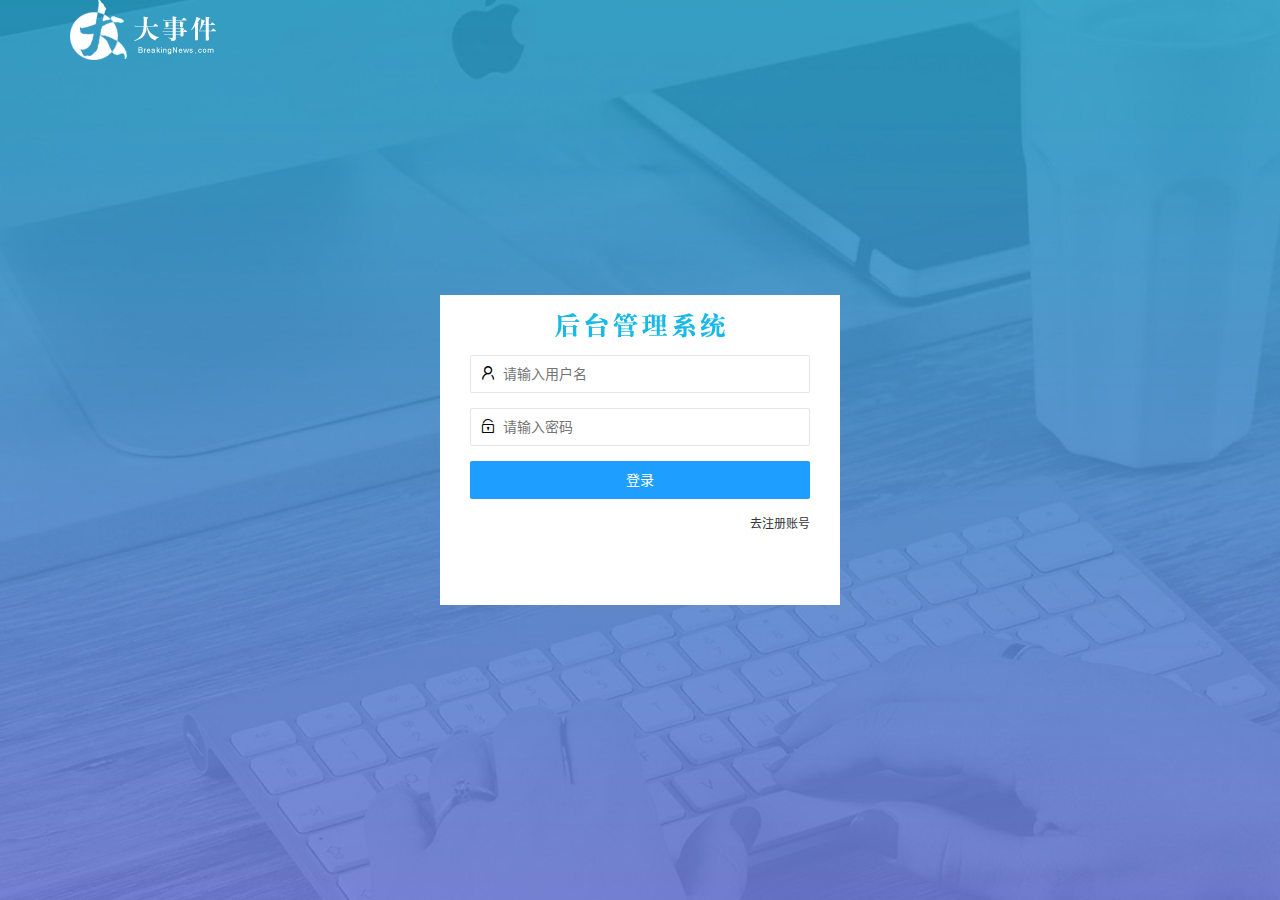
<file: login.html>
<!DOCTYPE html>
<html lang="zh-CN">

<head>
    <meta charset="UTF-8" />
    <meta name="viewport" content="width=device-width, initial-scale=1.0" />
    <title>大事件-登录/注册</title>
    <!-- 导入 LayUI 的样式 -->
    <link rel="stylesheet" href="/assets/lib/layui/css/layui.css" />
    <!-- 导入自己的样式表 -->
    <link rel="stylesheet" href="/assets/css/login.css" />
</head>

<body>
    <!-- 头部的 Logo 区域 -->
    <div class="layui-main" onselectstart="return false;">
        <img src="/assets/images/logo.png" alt="" />
    </div>

    <!-- 登录注册区域 -->
    <div class="loginAndRegBox" onselectstart="return false;">
        <div class="title-box"></div>
        <!-- 登录的div -->
        <div class="login-box">
            <!-- 登录的表单 -->
            <form class="layui-form" action="" id="form_login">
                <!-- 用户名 -->
                <div class="layui-form-item">
                    <i class="layui-icon layui-icon-username"></i>
                    <input type="text" name="username" required lay-verify="required" placeholder="请输入用户名"
                        autocomplete="off" class="layui-input" />
                </div>
                <!-- 密码 -->
                <div class="layui-form-item">
                    <i class="layui-icon layui-icon-password"></i>
                    <input type="password" name="password" required lay-verify="required|pwd" placeholder="请输入密码"
                        autocomplete="off" class="layui-input" />
                </div>
                <!-- 登录按钮 -->
                <div class="layui-form-item">
                    <!-- 注意：表单提交按钮和普通按钮的区别，就是 lay-submit 属性 -->
                    <button class="layui-btn layui-btn-fluid layui-btn-normal" lay-submit>登录</button>
                </div>
                <div class="layui-form-item links">
                    <a href="javascript:;" id="link_reg">去注册账号</a>
                </div>
            </form>
        </div>
        <!-- 注册的div -->
        <div class="reg-box">
            <!-- 注册的表单 -->
            <form class="layui-form" action="" id="form_reg">
                <!-- 用户名 -->
                <div class="layui-form-item">
                    <i class="layui-icon layui-icon-username"></i>
                    <input type="text" name="username" required lay-verify="required" placeholder="请输入用户名"
                        autocomplete="off" class="layui-input" />
                </div>
                <!-- 密码 -->
                <div class="layui-form-item">
                    <i class="layui-icon layui-icon-password"></i>
                    <input type="password" name="password" lay-verify="required|pwd" placeholder="请输入密码"
                        autocomplete="off" class="layui-input" />
                </div>
                <!-- 密码确认框 -->
                <div class="layui-form-item">
                    <i class="layui-icon layui-icon-password"></i>
                    <input type="password" name="repassword" lay-verify="required|pwd|repwd" placeholder="再次确认密码"
                        autocomplete="off" class="layui-input" />
                </div>
                <!-- 注册按钮 -->
                <div class="layui-form-item">
                    <!-- 注意：表单提交按钮和普通按钮的区别，就是 lay-submit 属性 -->
                    <button class="layui-btn layui-btn-fluid layui-btn-normal" lay-submit>注册</button>
                </div>
                <div class="layui-form-item links">
                    <a href="javascript:;" id="link_login">去登录</a>
                </div>
            </form>
        </div>
    </div>
</body>
<!-- 导入layui的js文件 -->
<script src="/assets/lib/layui/layui.all.js"></script>
<!-- 导入jquery的js文件 -->
<script src="/assets/lib/jquery.js"></script>
<!-- 导入统一配置域名的js -->
<script src="/assets/js/baseAPI.js"></script>
<!-- 导入自己的js文件 -->
<script src="/assets/js/login.js"></script>

</html>
</file>
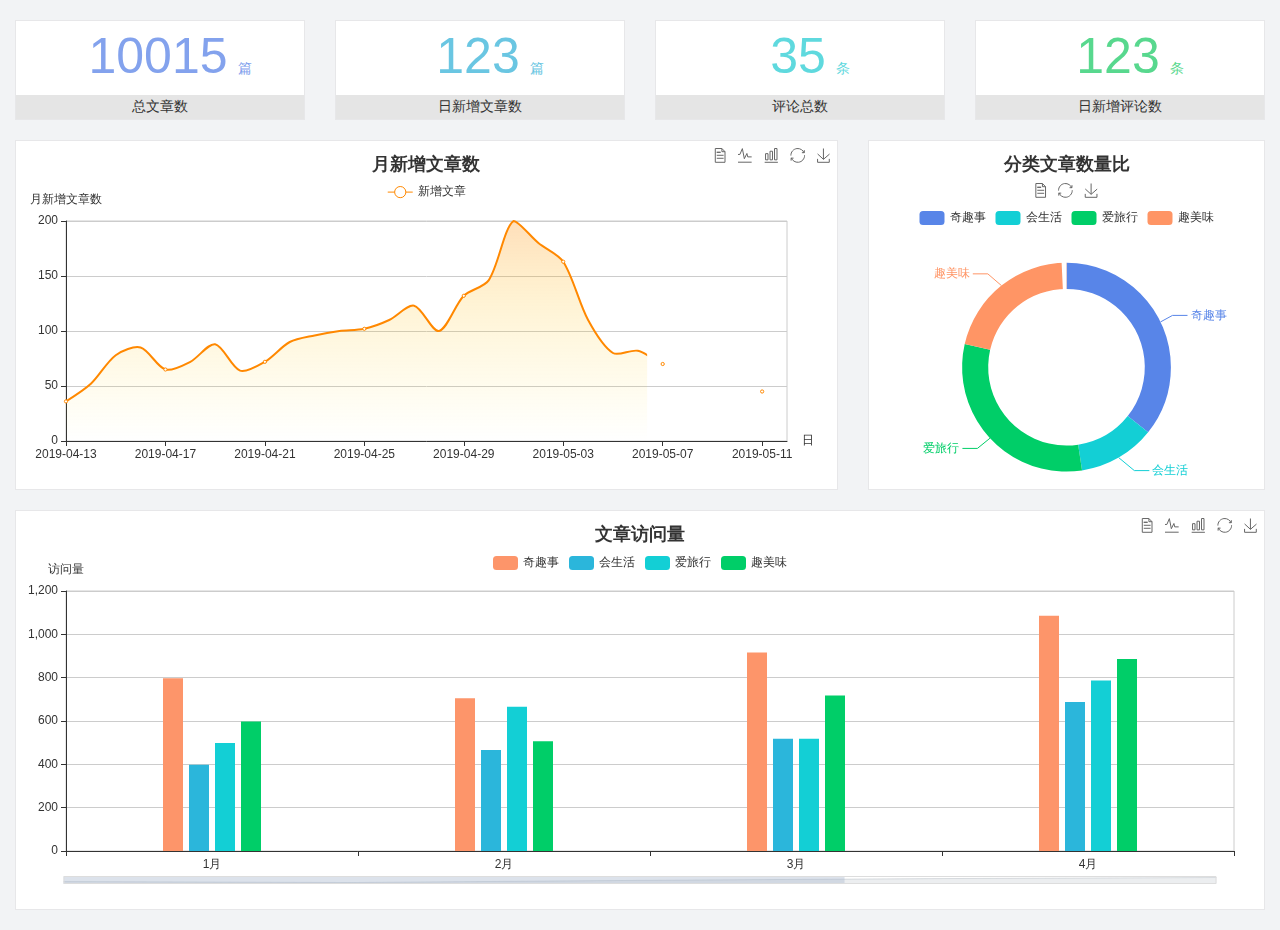
<file: home/dashboard.html>
<!DOCTYPE html>
<html lang="en">

<head>
  <meta charset="UTF-8">
  <meta name="viewport" content="width=device-width, initial-scale=1.0">
  <meta http-equiv="X-UA-Compatible" content="ie=edge">
  <title>图表统计</title>
  <link rel="stylesheet" href="../../assets/lib/bootstrap.css" />
  <link rel="stylesheet" href="../../assets/lib/main.css" />
  <script src="../../assets/lib/jquery.js"></script>
  <script type="text/javascript" src="../../assets/lib/echarts.min.js"></script>
</head>

<body>
  <div class="container-fluid">
    <div class="row spannel_list">
      <div class="col-sm-3 col-xs-6">
        <div class="spannel">
          <em>10015</em><span>篇</span>
          <b>总文章数</b>
        </div>
      </div>
      <div class="col-sm-3 col-xs-6">
        <div class="spannel scolor01">
          <em>123</em><span>篇</span>
          <b>日新增文章数</b>
        </div>
      </div>
      <div class="col-sm-3 col-xs-6">
        <div class="spannel scolor02">
          <em>35</em><span>条</span>
          <b>评论总数</b>
        </div>
      </div>
      <div class="col-sm-3 col-xs-6">
        <div class="spannel scolor03">
          <em>123</em><span>条</span>
          <b>日新增评论数</b>
        </div>
      </div>
    </div>
  </div>

  <div class="container-fluid">
    <div class="row curve-pie">
      <div class="col-lg-8 col-md-8">
        <div class="gragh_pannel" id="curve_show"></div>
      </div>
      <div class="col-lg-4 col-md-4">
        <div class="gragh_pannel" id="pie_show"></div>
      </div>
    </div>
  </div>

  <div class="container-fluid">
    <div class="column_pannel" id="column_show"></div>
  </div>

  <script>
    var oChart = echarts.init(document.getElementById('curve_show'));
    var aList_all = [
      { 'count': 36, 'date': '2019-04-13' },
      { 'count': 52, 'date': '2019-04-14' },
      { 'count': 78, 'date': '2019-04-15' },
      { 'count': 85, 'date': '2019-04-16' },
      { 'count': 65, 'date': '2019-04-17' },
      { 'count': 72, 'date': '2019-04-18' },
      { 'count': 88, 'date': '2019-04-19' },
      { 'count': 64, 'date': '2019-04-20' },
      { 'count': 72, 'date': '2019-04-21' },
      { 'count': 90, 'date': '2019-04-22' },
      { 'count': 96, 'date': '2019-04-23' },
      { 'count': 100, 'date': '2019-04-24' },
      { 'count': 102, 'date': '2019-04-25' },
      { 'count': 110, 'date': '2019-04-26' },
      { 'count': 123, 'date': '2019-04-27' },
      { 'count': 100, 'date': '2019-04-28' },
      { 'count': 132, 'date': '2019-04-29' },
      { 'count': 146, 'date': '2019-04-30' },
      { 'count': 200, 'date': '2019-05-01' },
      { 'count': 180, 'date': '2019-05-02' },
      { 'count': 163, 'date': '2019-05-03' },
      { 'count': 110, 'date': '2019-05-04' },
      { 'count': 80, 'date': '2019-05-05' },
      { 'count': 82, 'date': '2019-05-06' },
      { 'count': 70, 'date': '2019-05-07' },
      { 'count': 65, 'date': '2019-05-08' },
      { 'count': 54, 'date': '2019-05-09' },
      { 'count': 40, 'date': '2019-05-10' },
      { 'count': 45, 'date': '2019-05-11' },
      { 'count': 38, 'date': '2019-05-12' },
    ];

    let aCount = [];
    let aDate = [];

    for (var i = 0; i < aList_all.length; i++) {
      aCount.push(aList_all[i].count);
      aDate.push(aList_all[i].date);
    }

    var chartopt = {
      title: {
        text: '月新增文章数',
        left: 'center',
        top: '10'
      },
      tooltip: {
        trigger: 'axis'
      },
      legend: {
        data: ['新增文章'],
        top: '40'
      },
      toolbox: {
        show: true,
        feature: {
          mark: { show: true },
          dataView: { show: true, readOnly: false },
          magicType: { show: true, type: ['line', 'bar'] },
          restore: { show: true },
          saveAsImage: { show: true }
        }
      },
      calculable: true,
      xAxis: [
        {
          name: '日',
          type: 'category',
          boundaryGap: false,
          data: aDate
        }
      ],
      yAxis: [
        {
          name: '月新增文章数',
          type: 'value'
        }
      ],
      series: [
        {
          name: '新增文章',
          type: 'line',
          smooth: true,
          itemStyle: { normal: { areaStyle: { type: 'default' }, color: '#f80' }, lineStyle: { color: '#f80' } },
          data: aCount
        }],
      areaStyle: {
        normal: {
          color: new echarts.graphic.LinearGradient(0, 0, 0, 1, [{
            offset: 0,
            color: 'rgba(255,136,0,0.39)'
          }, {
            offset: .34,
            color: 'rgba(255,180,0,0.25)'
          }, {
            offset: 1,
            color: 'rgba(255,222,0,0.00)'
          }])

        }
      },
      grid: {
        show: true,
        x: 50,
        x2: 50,
        y: 80,
        height: 220
      }
    };

    oChart.setOption(chartopt);


    var oPie = echarts.init(document.getElementById('pie_show'));
    var oPieopt =
    {
      title: {
        top: 10,
        text: '分类文章数量比',
        x: 'center'
      },
      tooltip: {
        trigger: 'item',
        formatter: "{a} <br/>{b} : {c} ({d}%)"
      },
      color: ['#5885e8', '#13cfd5', '#00ce68', '#ff9565'],
      legend: {
        x: 'center',
        top: 65,
        data: ['奇趣事', '会生活', '爱旅行', '趣美味']
      },
      toolbox: {
        show: true,
        x: 'center',
        top: 35,
        feature: {
          mark: { show: true },
          dataView: { show: true, readOnly: false },
          magicType: {
            show: true,
            type: ['pie', 'funnel'],
            option: {
              funnel: {
                x: '25%',
                width: '50%',
                funnelAlign: 'left',
                max: 1548
              }
            }
          },
          restore: { show: true },
          saveAsImage: { show: true }
        }
      },
      calculable: true,
      series: [
        {
          name: '访问来源',
          type: 'pie',
          radius: ['45%', '60%'],
          center: ['50%', '65%'],
          data: [
            { value: 300, name: '奇趣事' },
            { value: 100, name: '会生活' },
            { value: 260, name: '爱旅行' },
            { value: 180, name: '趣美味' }
          ]
        }
      ]
    };
    oPie.setOption(oPieopt);



    var oColumn = this.echarts.init(document.getElementById('column_show'));
    var oColumnopt =
    {
      title: {
        text: '文章访问量',
        left: 'center',
        top: '10'
      },
      tooltip: {
        trigger: 'axis'
      },
      legend: {
        data: ['奇趣事', '会生活', '爱旅行', '趣美味'],
        top: '40'
      },
      toolbox: {
        show: true,
        feature: {
          mark: { show: true },
          dataView: { show: true, readOnly: false },
          magicType: { show: true, type: ['line', 'bar'] },
          restore: { show: true },
          saveAsImage: { show: true }
        }
      },
      calculable: true,
      xAxis: [
        {
          type: 'category',
          data: ['1月', '2月', '3月', '4月', '5月']
        }
      ],
      yAxis: [
        {
          name: '访问量',
          type: 'value'
        }
      ],
      series: [
        {
          name: '奇趣事',
          type: 'bar',
          barWidth: 20,
          itemStyle: {
            normal: { areaStyle: { type: 'default' }, color: '#fd956a' }
          },
          data: [800, 708, 920, 1090, 1200]
        },
        {
          name: '会生活',
          type: 'bar',
          barWidth: 20,
          itemStyle: {
            normal: { areaStyle: { type: 'default' }, color: '#2bb6db' }
          },
          data: [400, 468, 520, 690, 800]
        },
        {
          name: '爱旅行',
          type: 'bar',
          barWidth: 20,
          itemStyle: {
            normal: { areaStyle: { type: 'default' }, color: '#13cfd5' }
          },
          data: [500, 668, 520, 790, 900]
        },
        {
          name: '趣美味',
          type: 'bar',
          barWidth: 20,
          itemStyle: {
            normal: { areaStyle: { type: 'default' }, color: '#00ce68' }
          },
          data: [600, 508, 720, 890, 1000]
        }
      ],
      grid: {
        show: true,
        x: 50,
        x2: 30,
        y: 80,
        height: 260
      },
      dataZoom: [//给x轴设置滚动条
        {
          start: 0,//默认为0
          end: 100 - 1000 / 31,//默认为100
          type: 'slider',
          show: true,
          xAxisIndex: [0],
          handleSize: 0,//滑动条的 左右2个滑动条的大小
          height: 8,//组件高度
          left: 45, //左边的距离
          right: 50,//右边的距离
          bottom: 26,//右边的距离
          handleColor: '#ddd',//h滑动图标的颜色
          handleStyle: {
            borderColor: "#cacaca",
            borderWidth: "1",
            shadowBlur: 2,
            background: "#ddd",
            shadowColor: "#ddd",
          }
        }]
    };
    oColumn.setOption(oColumnopt);
  </script>
</body>

</html>
</file>
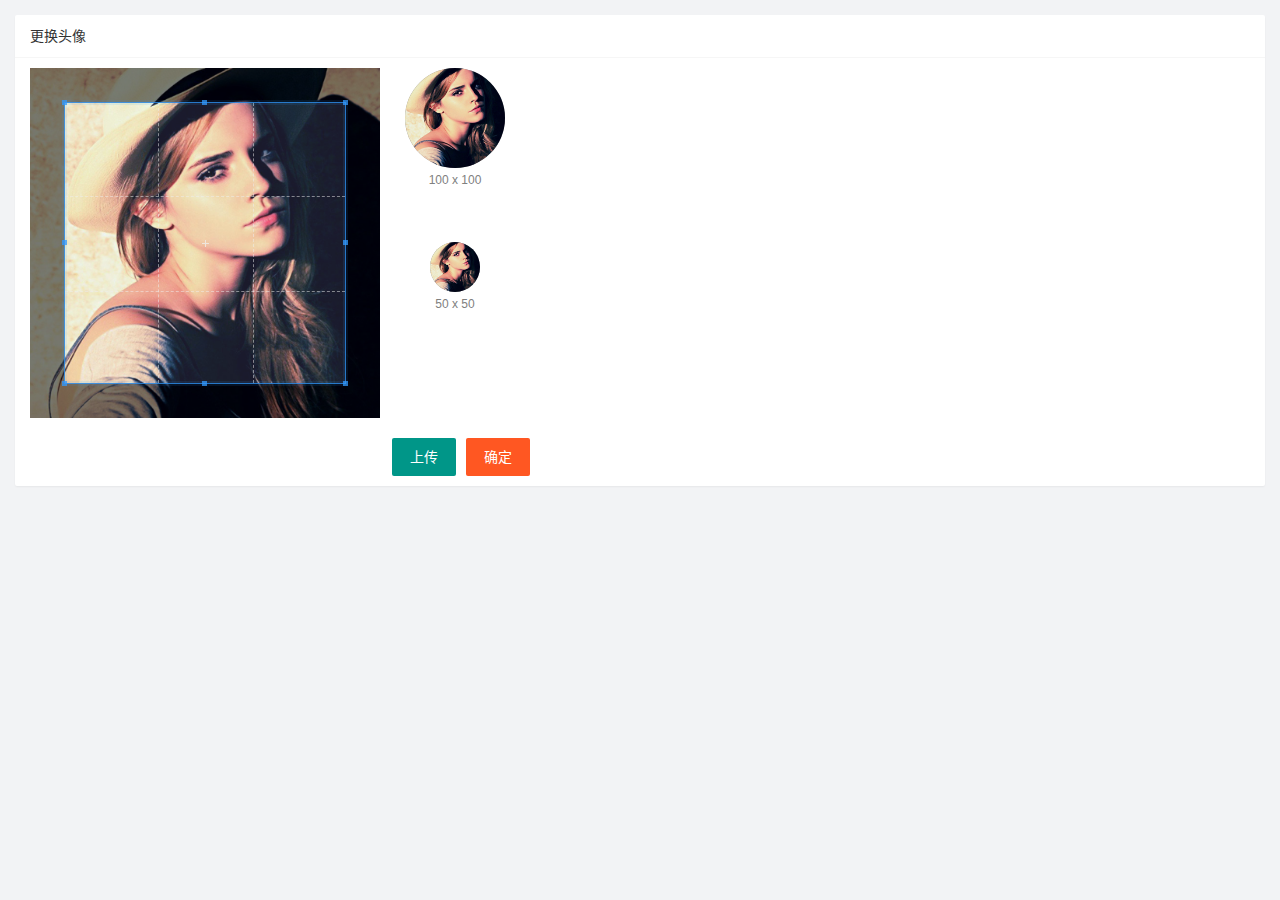
<file: user/user_avatar.html>
<!DOCTYPE html>
<html lang="zh-CN">

<head>
    <meta charset="UTF-8">
    <meta name="viewport" content="width=device-width, initial-scale=1.0">
    <title>个人中心--更换头像</title>
    <link rel="stylesheet" href="/assets/lib/layui/css/layui.css" />
    <link rel="stylesheet" href="/assets/css/user/user_avatar.css" />
    <link rel="stylesheet" href="/assets/lib/cropper/cropper.css" />
</head>

<body>
    <!-- 卡片区域 -->
    <div class="layui-card" onselectstart="return false;">
        <div class="layui-card-header">更换头像</div>
        <div class="layui-card-body">
            <!-- 第一行的图片裁剪和预览区域 -->
            <div class="row1">
                <!-- 图片裁剪区域 -->
                <div class="cropper-box">
                    <!-- 这个 img 标签很重要，将来会把它初始化为裁剪区域 -->
                    <img id="image" src="/assets/images/sample.jpg" />
                </div>
                <!-- 图片的预览区域 -->
                <div class="preview-box">
                    <div>
                        <!-- 宽高为 100px 的预览区域 -->
                        <div class="img-preview w100"></div>
                        <p class="size">100 x 100</p>
                    </div>
                    <div>
                        <!-- 宽高为 50px 的预览区域 -->
                        <div class="img-preview w50"></div>
                        <p class="size">50 x 50</p>
                    </div>
                </div>

            </div <!-- 第二行的按钮区域 -->
            <!-- accept  可以选择规定的图片规格类型 -->
            <input type="file" id="file" accept="image/png,image/jpeg" />
            <div class="row2">
                <button type="button" class="layui-btn" id="btnChooseImage">上传</button>
                <button type="button" class="layui-btn layui-btn-danger" id="btnUpload">确定</button>
            </div>
        </div>
    </div>
    <!-- 这三个导入文件顺序不可改变 -->
    <script src="/assets/lib/jquery.js"></script>
    <script src="/assets/lib/cropper/Cropper.js"></script>
    <script src="/assets/lib/cropper/jquery-cropper.js"></script>
</body>
<script src="/assets/lib/layui/layui.all.js"></script>
<script src="/assets/js/baseAPI.js"></script>
<!-- 导入自己的js文件 -->
<script src="/assets/js/user/user_avatar.js"></script>

</html>
</file>
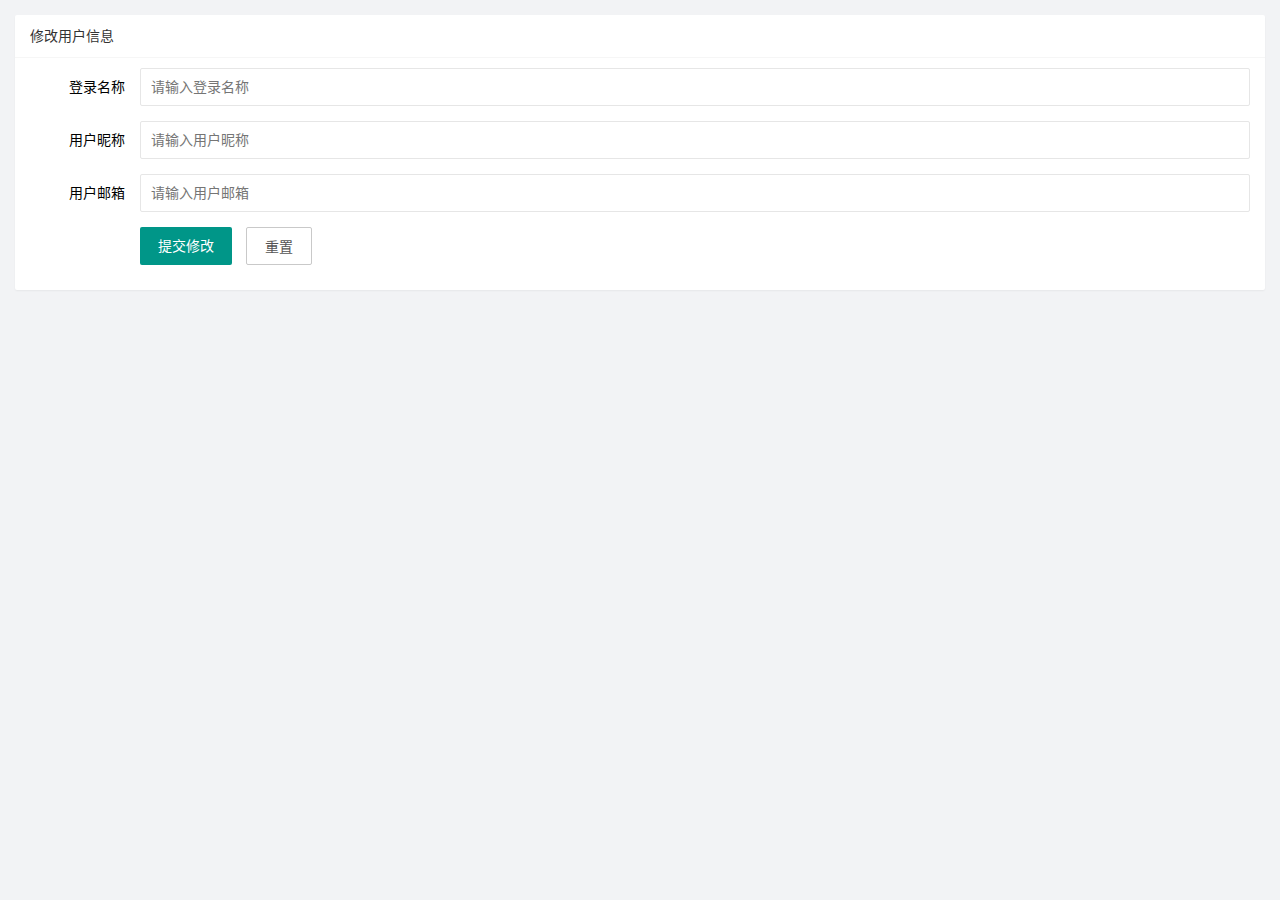
<file: user/user_info.html>
<!DOCTYPE html>
<html lang="zh-CN">

<head>
    <meta charset="UTF-8">
    <meta name="viewport" content="width=device-width, initial-scale=1.0">
    <title>个人中心--基本资料</title>
    <!-- 导入 layui 的样式 -->
    <link rel="stylesheet" href="/assets/lib/layui/css/layui.css" />
    <!-- 导入自己的样式 -->
    <link rel="stylesheet" href="/assets/css/user/user_info.css" />
</head>

<body>
    <!-- 卡片区域 -->
    <div class="layui-card" onselectstart="return false;">
        <div class="layui-card-header">修改用户信息</div>
        <div class="layui-card-body">
            <!-- form 表单区域 -->
            <form class="layui-form" action="" lay-filter="formUserInfo">
                <!-- 这是隐藏域 -->
                <input type="hidden" name="id" value="" />
                <div class="layui-form-item">
                    <label class="layui-form-label">登录名称</label>
                    <div class="layui-input-block">
                        <input type="text" name="username" required lay-verify="required" placeholder="请输入登录名称"
                            autocomplete="off" class="layui-input" readonly />
                    </div>
                </div>
                <div class="layui-form-item">
                    <label class="layui-form-label">用户昵称</label>
                    <div class="layui-input-block">
                        <input type="text" name="nickname" required lay-verify="required|nickname" placeholder="请输入用户昵称"
                            autocomplete="off" class="layui-input" />
                    </div>
                </div>
                <div class="layui-form-item">
                    <label class="layui-form-label">用户邮箱</label>
                    <div class="layui-input-block">
                        <input type="text" name="email" required lay-verify="required|email" placeholder="请输入用户邮箱"
                            autocomplete="off" class="layui-input" />
                    </div>
                </div>
                <div class="layui-form-item">
                    <div class="layui-input-block">
                        <button class="layui-btn" lay-submit lay-filter="formDemo">提交修改</button>
                        <button type="reset" class="layui-btn layui-btn-primary" id="btnReset">重置</button>
                    </div>
                </div>
            </form>
        </div>
    </div>
</body>
<!-- 导入 layui 的 js -->
<script src="/assets/lib/layui/layui.all.js"></script>
<!-- 导入 jquery -->
<script src="/assets/lib/jquery.js"></script>
<!-- 导入公共的js请求样式 -->
<script src="/assets/js/baseAPI.js"></script>
<!-- 导入自己的 js -->
<script src="/assets/js/user/user_info.js"></script>

</html>
</file>
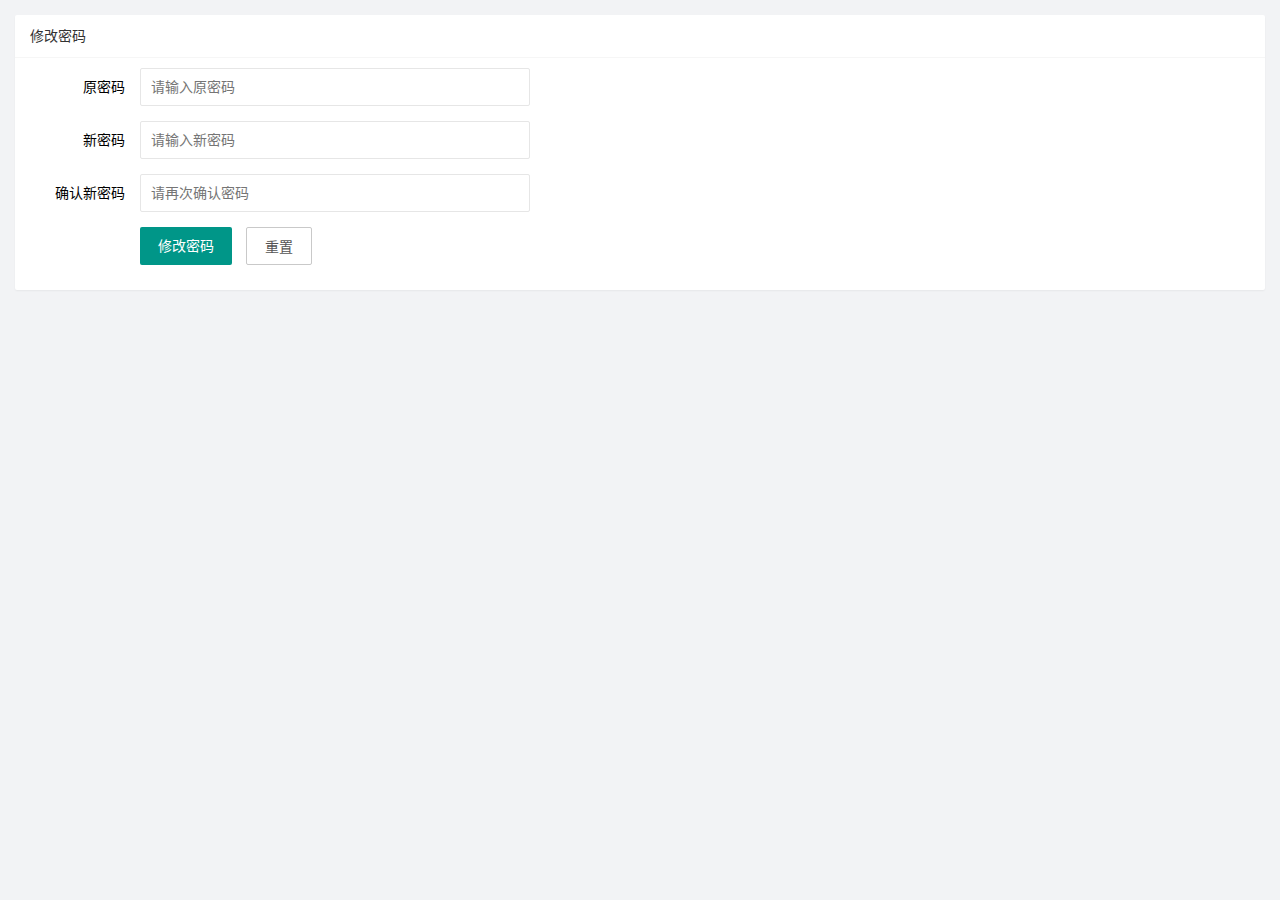
<file: user/user_pwd.html>
<!DOCTYPE html>
<html lang="zh-CN">

<head>
    <meta charset="UTF-8">
    <meta name="viewport" content="width=device-width, initial-scale=1.0">
    <title>个人中心--重置密码</title>
    <link rel="stylesheet" href="/assets/lib/layui/css/layui.css" />
    <link rel="stylesheet" href="/assets/css/user/user_pwd.css" />
</head>

<body>
    <!-- 卡片区域 -->
    <div class="layui-card" onselectstart="return false;">
        <div class="layui-card-header">修改密码</div>
        <div class="layui-card-body">
            <form class="layui-form">
                <div class="layui-form-item">
                    <label class="layui-form-label">原密码</label>
                    <div class="layui-input-block">
                        <input type="password" name="oldPwd" required lay-verify="required|pwd" placeholder="请输入原密码"
                            autocomplete="off" class="layui-input" />
                    </div>
                </div>
                <div class="layui-form-item">
                    <label class="layui-form-label">新密码</label>
                    <div class="layui-input-block">
                        <input type="password" name="newPwd" required lay-verify="required|pwd|samepwd"
                            placeholder="请输入新密码" autocomplete="off" class="layui-input" />
                    </div>
                </div>
                <div class="layui-form-item">
                    <label class="layui-form-label">确认新密码</label>
                    <div class="layui-input-block">
                        <input type="password" name="rePwd" required lay-verify="required|pwd|rePwd"
                            placeholder="请再次确认密码" autocomplete="off" class="layui-input" />
                    </div>
                </div>
                <div class="layui-form-item">
                    <div class="layui-input-block">
                        <button class="layui-btn" lay-submit lay-filter="formDemo">修改密码</button>
                        <button type="reset" class="layui-btn layui-btn-primary">重置</button>
                    </div>
                </div>
            </form>
        </div>
    </div>
</body>
<!-- 导入 layui 的 js -->
<script src="/assets/lib/layui/layui.all.js"></script>
<!-- 导入 jQuery -->
<script src="/assets/lib/jquery.js"></script>
<!-- 导入 baseAPI 样式-->
<script src="/assets/js/baseAPI.js"></script>
<!-- 导入自己的 js -->
<script src="/assets/js/user/user_pwd.js"></script>

</html>
</file>
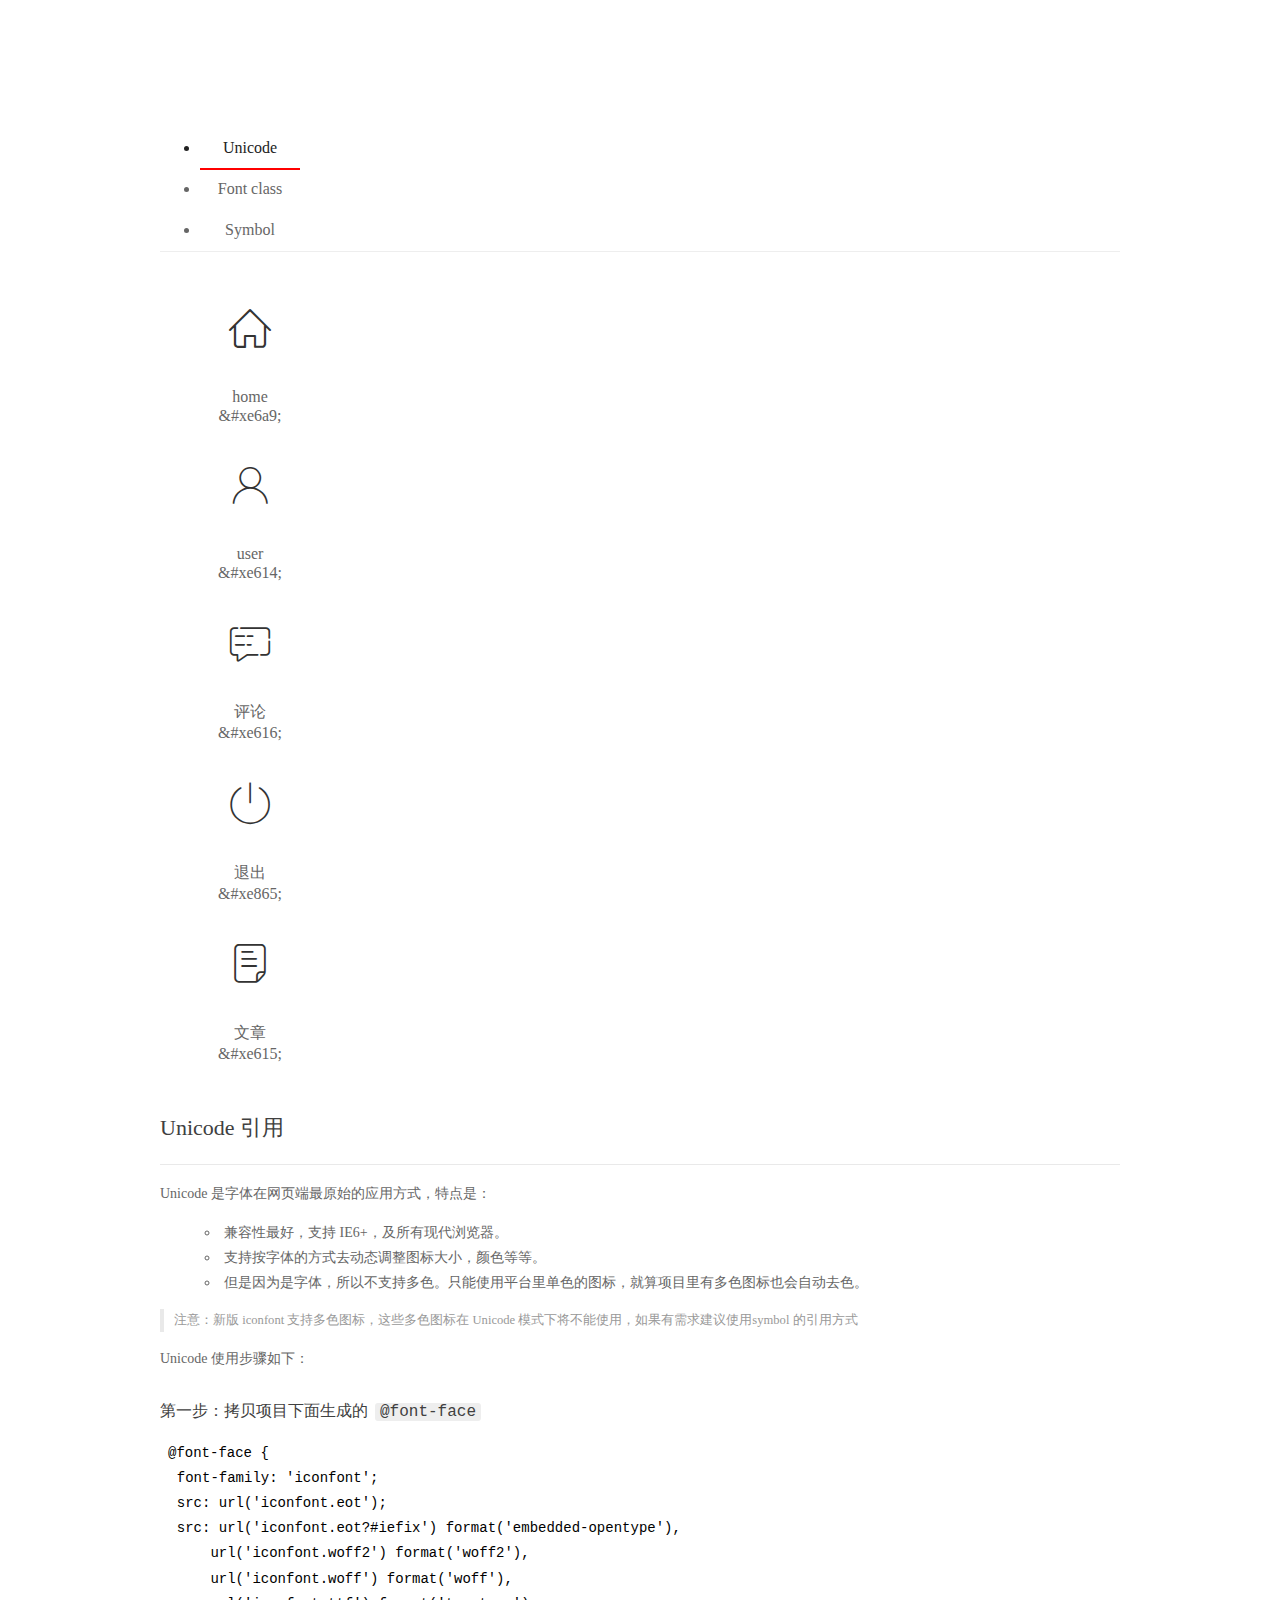
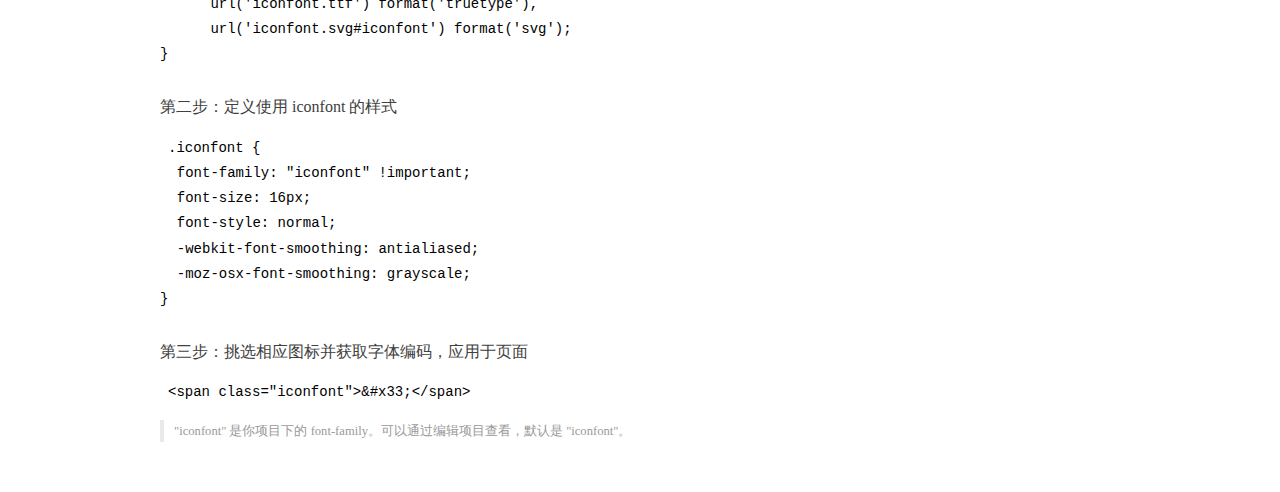
<file: assets/fonts/demo_index.html>
<!DOCTYPE html>
<html>
<head>
  <meta charset="utf-8"/>
  <title>IconFont Demo</title>
  <link rel="shortcut icon" href="https://gtms04.alicdn.com/tps/i4/TB1_oz6GVXXXXaFXpXXJDFnIXXX-64-64.ico" type="image/x-icon"/>
  <link rel="stylesheet" href="https://g.alicdn.com/thx/cube/1.3.2/cube.min.css">
  <link rel="stylesheet" href="demo.css">
  <link rel="stylesheet" href="iconfont.css">
  <script src="iconfont.js"></script>
  <!-- jQuery -->
  <script src="https://a1.alicdn.com/oss/uploads/2018/12/26/7bfddb60-08e8-11e9-9b04-53e73bb6408b.js"></script>
  <!-- 代码高亮 -->
  <script src="https://a1.alicdn.com/oss/uploads/2018/12/26/a3f714d0-08e6-11e9-8a15-ebf944d7534c.js"></script>
</head>
<body>
  <div class="main">
    <h1 class="logo"><a href="https://www.iconfont.cn/" title="iconfont 首页" target="_blank">&#xe86b;</a></h1>
    <div class="nav-tabs">
      <ul id="tabs" class="dib-box">
        <li class="dib active"><span>Unicode</span></li>
        <li class="dib"><span>Font class</span></li>
        <li class="dib"><span>Symbol</span></li>
      </ul>
      
    </div>
    <div class="tab-container">
      <div class="content unicode" style="display: block;">
          <ul class="icon_lists dib-box">
          
            <li class="dib">
              <span class="icon iconfont">&#xe6a9;</span>
                <div class="name">home</div>
                <div class="code-name">&amp;#xe6a9;</div>
              </li>
          
            <li class="dib">
              <span class="icon iconfont">&#xe614;</span>
                <div class="name">user</div>
                <div class="code-name">&amp;#xe614;</div>
              </li>
          
            <li class="dib">
              <span class="icon iconfont">&#xe616;</span>
                <div class="name">评论</div>
                <div class="code-name">&amp;#xe616;</div>
              </li>
          
            <li class="dib">
              <span class="icon iconfont">&#xe865;</span>
                <div class="name">退出</div>
                <div class="code-name">&amp;#xe865;</div>
              </li>
          
            <li class="dib">
              <span class="icon iconfont">&#xe615;</span>
                <div class="name">文章</div>
                <div class="code-name">&amp;#xe615;</div>
              </li>
          
          </ul>
          <div class="article markdown">
          <h2 id="unicode-">Unicode 引用</h2>
          <hr>

          <p>Unicode 是字体在网页端最原始的应用方式，特点是：</p>
          <ul>
            <li>兼容性最好，支持 IE6+，及所有现代浏览器。</li>
            <li>支持按字体的方式去动态调整图标大小，颜色等等。</li>
            <li>但是因为是字体，所以不支持多色。只能使用平台里单色的图标，就算项目里有多色图标也会自动去色。</li>
          </ul>
          <blockquote>
            <p>注意：新版 iconfont 支持多色图标，这些多色图标在 Unicode 模式下将不能使用，如果有需求建议使用symbol 的引用方式</p>
          </blockquote>
          <p>Unicode 使用步骤如下：</p>
          <h3 id="-font-face">第一步：拷贝项目下面生成的 <code>@font-face</code></h3>
<pre><code class="language-css"
>@font-face {
  font-family: 'iconfont';
  src: url('iconfont.eot');
  src: url('iconfont.eot?#iefix') format('embedded-opentype'),
      url('iconfont.woff2') format('woff2'),
      url('iconfont.woff') format('woff'),
      url('iconfont.ttf') format('truetype'),
      url('iconfont.svg#iconfont') format('svg');
}
</code></pre>
          <h3 id="-iconfont-">第二步：定义使用 iconfont 的样式</h3>
<pre><code class="language-css"
>.iconfont {
  font-family: "iconfont" !important;
  font-size: 16px;
  font-style: normal;
  -webkit-font-smoothing: antialiased;
  -moz-osx-font-smoothing: grayscale;
}
</code></pre>
          <h3 id="-">第三步：挑选相应图标并获取字体编码，应用于页面</h3>
<pre>
<code class="language-html"
>&lt;span class="iconfont"&gt;&amp;#x33;&lt;/span&gt;
</code></pre>
          <blockquote>
            <p>"iconfont" 是你项目下的 font-family。可以通过编辑项目查看，默认是 "iconfont"。</p>
          </blockquote>
          </div>
      </div>
      <div class="content font-class">
        <ul class="icon_lists dib-box">
          
          <li class="dib">
            <span class="icon iconfont icon-home"></span>
            <div class="name">
              home
            </div>
            <div class="code-name">.icon-home
            </div>
          </li>
          
          <li class="dib">
            <span class="icon iconfont icon-user"></span>
            <div class="name">
              user
            </div>
            <div class="code-name">.icon-user
            </div>
          </li>
          
          <li class="dib">
            <span class="icon iconfont icon-pinglun"></span>
            <div class="name">
              评论
            </div>
            <div class="code-name">.icon-pinglun
            </div>
          </li>
          
          <li class="dib">
            <span class="icon iconfont icon-tuichu"></span>
            <div class="name">
              退出
            </div>
            <div class="code-name">.icon-tuichu
            </div>
          </li>
          
          <li class="dib">
            <span class="icon iconfont icon-16"></span>
            <div class="name">
              文章
            </div>
            <div class="code-name">.icon-16
            </div>
          </li>
          
        </ul>
        <div class="article markdown">
        <h2 id="font-class-">font-class 引用</h2>
        <hr>

        <p>font-class 是 Unicode 使用方式的一种变种，主要是解决 Unicode 书写不直观，语意不明确的问题。</p>
        <p>与 Unicode 使用方式相比，具有如下特点：</p>
        <ul>
          <li>兼容性良好，支持 IE8+，及所有现代浏览器。</li>
          <li>相比于 Unicode 语意明确，书写更直观。可以很容易分辨这个 icon 是什么。</li>
          <li>因为使用 class 来定义图标，所以当要替换图标时，只需要修改 class 里面的 Unicode 引用。</li>
          <li>不过因为本质上还是使用的字体，所以多色图标还是不支持的。</li>
        </ul>
        <p>使用步骤如下：</p>
        <h3 id="-fontclass-">第一步：引入项目下面生成的 fontclass 代码：</h3>
<pre><code class="language-html">&lt;link rel="stylesheet" href="./iconfont.css"&gt;
</code></pre>
        <h3 id="-">第二步：挑选相应图标并获取类名，应用于页面：</h3>
<pre><code class="language-html">&lt;span class="iconfont icon-xxx"&gt;&lt;/span&gt;
</code></pre>
        <blockquote>
          <p>"
            iconfont" 是你项目下的 font-family。可以通过编辑项目查看，默认是 "iconfont"。</p>
        </blockquote>
      </div>
      </div>
      <div class="content symbol">
          <ul class="icon_lists dib-box">
          
            <li class="dib">
                <svg class="icon svg-icon" aria-hidden="true">
                  <use xlink:href="#icon-home"></use>
                </svg>
                <div class="name">home</div>
                <div class="code-name">#icon-home</div>
            </li>
          
            <li class="dib">
                <svg class="icon svg-icon" aria-hidden="true">
                  <use xlink:href="#icon-user"></use>
                </svg>
                <div class="name">user</div>
                <div class="code-name">#icon-user</div>
            </li>
          
            <li class="dib">
                <svg class="icon svg-icon" aria-hidden="true">
                  <use xlink:href="#icon-pinglun"></use>
                </svg>
                <div class="name">评论</div>
                <div class="code-name">#icon-pinglun</div>
            </li>
          
            <li class="dib">
                <svg class="icon svg-icon" aria-hidden="true">
                  <use xlink:href="#icon-tuichu"></use>
                </svg>
                <div class="name">退出</div>
                <div class="code-name">#icon-tuichu</div>
            </li>
          
            <li class="dib">
                <svg class="icon svg-icon" aria-hidden="true">
                  <use xlink:href="#icon-16"></use>
                </svg>
                <div class="name">文章</div>
                <div class="code-name">#icon-16</div>
            </li>
          
          </ul>
          <div class="article markdown">
          <h2 id="symbol-">Symbol 引用</h2>
          <hr>

          <p>这是一种全新的使用方式，应该说这才是未来的主流，也是平台目前推荐的用法。相关介绍可以参考这篇<a href="">文章</a>
            这种用法其实是做了一个 SVG 的集合，与另外两种相比具有如下特点：</p>
          <ul>
            <li>支持多色图标了，不再受单色限制。</li>
            <li>通过一些技巧，支持像字体那样，通过 <code>font-size</code>, <code>color</code> 来调整样式。</li>
            <li>兼容性较差，支持 IE9+，及现代浏览器。</li>
            <li>浏览器渲染 SVG 的性能一般，还不如 png。</li>
          </ul>
          <p>使用步骤如下：</p>
          <h3 id="-symbol-">第一步：引入项目下面生成的 symbol 代码：</h3>
<pre><code class="language-html">&lt;script src="./iconfont.js"&gt;&lt;/script&gt;
</code></pre>
          <h3 id="-css-">第二步：加入通用 CSS 代码（引入一次就行）：</h3>
<pre><code class="language-html">&lt;style&gt;
.icon {
  width: 1em;
  height: 1em;
  vertical-align: -0.15em;
  fill: currentColor;
  overflow: hidden;
}
&lt;/style&gt;
</code></pre>
          <h3 id="-">第三步：挑选相应图标并获取类名，应用于页面：</h3>
<pre><code class="language-html">&lt;svg class="icon" aria-hidden="true"&gt;
  &lt;use xlink:href="#icon-xxx"&gt;&lt;/use&gt;
&lt;/svg&gt;
</code></pre>
          </div>
      </div>

    </div>
  </div>
  <script>
  $(document).ready(function () {
      $('.tab-container .content:first').show()

      $('#tabs li').click(function (e) {
        var tabContent = $('.tab-container .content')
        var index = $(this).index()

        if ($(this).hasClass('active')) {
          return
        } else {
          $('#tabs li').removeClass('active')
          $(this).addClass('active')

          tabContent.hide().eq(index).fadeIn()
        }
      })
    })
  </script>
</body>
</html>
</file>
<file: assets/lib/layui/css/layui.css>
/** layui-v2.5.5 MIT License By https://www.layui.com */
 .layui-inline,img{display:inline-block;vertical-align:middle}h1,h2,h3,h4,h5,h6{font-weight:400}.layui-edge,.layui-header,.layui-inline,.layui-main{position:relative}.layui-body,.layui-edge,.layui-elip{overflow:hidden}.layui-btn,.layui-edge,.layui-inline,img{vertical-align:middle}.layui-btn,.layui-disabled,.layui-icon,.layui-unselect{-moz-user-select:none;-webkit-user-select:none;-ms-user-select:none}.layui-elip,.layui-form-checkbox span,.layui-form-pane .layui-form-label{text-overflow:ellipsis;white-space:nowrap}.layui-breadcrumb,.layui-tree-btnGroup{visibility:hidden}blockquote,body,button,dd,div,dl,dt,form,h1,h2,h3,h4,h5,h6,input,li,ol,p,pre,td,textarea,th,ul{margin:0;padding:0;-webkit-tap-highlight-color:rgba(0,0,0,0)}a:active,a:hover{outline:0}img{border:none}li{list-style:none}table{border-collapse:collapse;border-spacing:0}h4,h5,h6{font-size:100%}button,input,optgroup,option,select,textarea{font-family:inherit;font-size:inherit;font-style:inherit;font-weight:inherit;outline:0}pre{white-space:pre-wrap;white-space:-moz-pre-wrap;white-space:-pre-wrap;white-space:-o-pre-wrap;word-wrap:break-word}body{line-height:24px;font:14px Helvetica Neue,Helvetica,PingFang SC,Tahoma,Arial,sans-serif}hr{height:1px;margin:10px 0;border:0;clear:both}a{color:#333;text-decoration:none}a:hover{color:#777}a cite{font-style:normal;*cursor:pointer}.layui-border-box,.layui-border-box *{box-sizing:border-box}.layui-box,.layui-box *{box-sizing:content-box}.layui-clear{clear:both;*zoom:1}.layui-clear:after{content:'\20';clear:both;*zoom:1;display:block;height:0}.layui-inline{*display:inline;*zoom:1}.layui-edge{display:inline-block;width:0;height:0;border-width:6px;border-style:dashed;border-color:transparent}.layui-edge-top{top:-4px;border-bottom-color:#999;border-bottom-style:solid}.layui-edge-right{border-left-color:#999;border-left-style:solid}.layui-edge-bottom{top:2px;border-top-color:#999;border-top-style:solid}.layui-edge-left{border-right-color:#999;border-right-style:solid}.layui-disabled,.layui-disabled:hover{color:#d2d2d2!important;cursor:not-allowed!important}.layui-circle{border-radius:100%}.layui-show{display:block!important}.layui-hide{display:none!important}@font-face{font-family:layui-icon;src:url(../font/iconfont.eot?v=250);src:url(../font/iconfont.eot?v=250#iefix) format('embedded-opentype'),url(../font/iconfont.woff2?v=250) format('woff2'),url(../font/iconfont.woff?v=250) format('woff'),url(../font/iconfont.ttf?v=250) format('truetype'),url(../font/iconfont.svg?v=250#layui-icon) format('svg')}.layui-icon{font-family:layui-icon!important;font-size:16px;font-style:normal;-webkit-font-smoothing:antialiased;-moz-osx-font-smoothing:grayscale}.layui-icon-reply-fill:before{content:"\e611"}.layui-icon-set-fill:before{content:"\e614"}.layui-icon-menu-fill:before{content:"\e60f"}.layui-icon-search:before{content:"\e615"}.layui-icon-share:before{content:"\e641"}.layui-icon-set-sm:before{content:"\e620"}.layui-icon-engine:before{content:"\e628"}.layui-icon-close:before{content:"\1006"}.layui-icon-close-fill:before{content:"\1007"}.layui-icon-chart-screen:before{content:"\e629"}.layui-icon-star:before{content:"\e600"}.layui-icon-circle-dot:before{content:"\e617"}.layui-icon-chat:before{content:"\e606"}.layui-icon-release:before{content:"\e609"}.layui-icon-list:before{content:"\e60a"}.layui-icon-chart:before{content:"\e62c"}.layui-icon-ok-circle:before{content:"\1005"}.layui-icon-layim-theme:before{content:"\e61b"}.layui-icon-table:before{content:"\e62d"}.layui-icon-right:before{content:"\e602"}.layui-icon-left:before{content:"\e603"}.layui-icon-cart-simple:before{content:"\e698"}.layui-icon-face-cry:before{content:"\e69c"}.layui-icon-face-smile:before{content:"\e6af"}.layui-icon-survey:before{content:"\e6b2"}.layui-icon-tree:before{content:"\e62e"}.layui-icon-upload-circle:before{content:"\e62f"}.layui-icon-add-circle:before{content:"\e61f"}.layui-icon-download-circle:before{content:"\e601"}.layui-icon-templeate-1:before{content:"\e630"}.layui-icon-util:before{content:"\e631"}.layui-icon-face-surprised:before{content:"\e664"}.layui-icon-edit:before{content:"\e642"}.layui-icon-speaker:before{content:"\e645"}.layui-icon-down:before{content:"\e61a"}.layui-icon-file:before{content:"\e621"}.layui-icon-layouts:before{content:"\e632"}.layui-icon-rate-half:before{content:"\e6c9"}.layui-icon-add-circle-fine:before{content:"\e608"}.layui-icon-prev-circle:before{content:"\e633"}.layui-icon-read:before{content:"\e705"}.layui-icon-404:before{content:"\e61c"}.layui-icon-carousel:before{content:"\e634"}.layui-icon-help:before{content:"\e607"}.layui-icon-code-circle:before{content:"\e635"}.layui-icon-water:before{content:"\e636"}.layui-icon-username:before{content:"\e66f"}.layui-icon-find-fill:before{content:"\e670"}.layui-icon-about:before{content:"\e60b"}.layui-icon-location:before{content:"\e715"}.layui-icon-up:before{content:"\e619"}.layui-icon-pause:before{content:"\e651"}.layui-icon-date:before{content:"\e637"}.layui-icon-layim-uploadfile:before{content:"\e61d"}.layui-icon-delete:before{content:"\e640"}.layui-icon-play:before{content:"\e652"}.layui-icon-top:before{content:"\e604"}.layui-icon-friends:before{content:"\e612"}.layui-icon-refresh-3:before{content:"\e9aa"}.layui-icon-ok:before{content:"\e605"}.layui-icon-layer:before{content:"\e638"}.layui-icon-face-smile-fine:before{content:"\e60c"}.layui-icon-dollar:before{content:"\e659"}.layui-icon-group:before{content:"\e613"}.layui-icon-layim-download:before{content:"\e61e"}.layui-icon-picture-fine:before{content:"\e60d"}.layui-icon-link:before{content:"\e64c"}.layui-icon-diamond:before{content:"\e735"}.layui-icon-log:before{content:"\e60e"}.layui-icon-rate-solid:before{content:"\e67a"}.layui-icon-fonts-del:before{content:"\e64f"}.layui-icon-unlink:before{content:"\e64d"}.layui-icon-fonts-clear:before{content:"\e639"}.layui-icon-triangle-r:before{content:"\e623"}.layui-icon-circle:before{content:"\e63f"}.layui-icon-radio:before{content:"\e643"}.layui-icon-align-center:before{content:"\e647"}.layui-icon-align-right:before{content:"\e648"}.layui-icon-align-left:before{content:"\e649"}.layui-icon-loading-1:before{content:"\e63e"}.layui-icon-return:before{content:"\e65c"}.layui-icon-fonts-strong:before{content:"\e62b"}.layui-icon-upload:before{content:"\e67c"}.layui-icon-dialogue:before{content:"\e63a"}.layui-icon-video:before{content:"\e6ed"}.layui-icon-headset:before{content:"\e6fc"}.layui-icon-cellphone-fine:before{content:"\e63b"}.layui-icon-add-1:before{content:"\e654"}.layui-icon-face-smile-b:before{content:"\e650"}.layui-icon-fonts-html:before{content:"\e64b"}.layui-icon-form:before{content:"\e63c"}.layui-icon-cart:before{content:"\e657"}.layui-icon-camera-fill:before{content:"\e65d"}.layui-icon-tabs:before{content:"\e62a"}.layui-icon-fonts-code:before{content:"\e64e"}.layui-icon-fire:before{content:"\e756"}.layui-icon-set:before{content:"\e716"}.layui-icon-fonts-u:before{content:"\e646"}.layui-icon-triangle-d:before{content:"\e625"}.layui-icon-tips:before{content:"\e702"}.layui-icon-picture:before{content:"\e64a"}.layui-icon-more-vertical:before{content:"\e671"}.layui-icon-flag:before{content:"\e66c"}.layui-icon-loading:before{content:"\e63d"}.layui-icon-fonts-i:before{content:"\e644"}.layui-icon-refresh-1:before{content:"\e666"}.layui-icon-rmb:before{content:"\e65e"}.layui-icon-home:before{content:"\e68e"}.layui-icon-user:before{content:"\e770"}.layui-icon-notice:before{content:"\e667"}.layui-icon-login-weibo:before{content:"\e675"}.layui-icon-voice:before{content:"\e688"}.layui-icon-upload-drag:before{content:"\e681"}.layui-icon-login-qq:before{content:"\e676"}.layui-icon-snowflake:before{content:"\e6b1"}.layui-icon-file-b:before{content:"\e655"}.layui-icon-template:before{content:"\e663"}.layui-icon-auz:before{content:"\e672"}.layui-icon-console:before{content:"\e665"}.layui-icon-app:before{content:"\e653"}.layui-icon-prev:before{content:"\e65a"}.layui-icon-website:before{content:"\e7ae"}.layui-icon-next:before{content:"\e65b"}.layui-icon-component:before{content:"\e857"}.layui-icon-more:before{content:"\e65f"}.layui-icon-login-wechat:before{content:"\e677"}.layui-icon-shrink-right:before{content:"\e668"}.layui-icon-spread-left:before{content:"\e66b"}.layui-icon-camera:before{content:"\e660"}.layui-icon-note:before{content:"\e66e"}.layui-icon-refresh:before{content:"\e669"}.layui-icon-female:before{content:"\e661"}.layui-icon-male:before{content:"\e662"}.layui-icon-password:before{content:"\e673"}.layui-icon-senior:before{content:"\e674"}.layui-icon-theme:before{content:"\e66a"}.layui-icon-tread:before{content:"\e6c5"}.layui-icon-praise:before{content:"\e6c6"}.layui-icon-star-fill:before{content:"\e658"}.layui-icon-rate:before{content:"\e67b"}.layui-icon-template-1:before{content:"\e656"}.layui-icon-vercode:before{content:"\e679"}.layui-icon-cellphone:before{content:"\e678"}.layui-icon-screen-full:before{content:"\e622"}.layui-icon-screen-restore:before{content:"\e758"}.layui-icon-cols:before{content:"\e610"}.layui-icon-export:before{content:"\e67d"}.layui-icon-print:before{content:"\e66d"}.layui-icon-slider:before{content:"\e714"}.layui-icon-addition:before{content:"\e624"}.layui-icon-subtraction:before{content:"\e67e"}.layui-icon-service:before{content:"\e626"}.layui-icon-transfer:before{content:"\e691"}.layui-main{width:1140px;margin:0 auto}.layui-header{z-index:1000;height:60px}.layui-header a:hover{transition:all .5s;-webkit-transition:all .5s}.layui-side{position:fixed;left:0;top:0;bottom:0;z-index:999;width:200px;overflow-x:hidden}.layui-side-scroll{position:relative;width:220px;height:100%;overflow-x:hidden}.layui-body{position:absolute;left:200px;right:0;top:0;bottom:0;z-index:998;width:auto;overflow-y:auto;box-sizing:border-box}.layui-layout-body{overflow:hidden}.layui-layout-admin .layui-header{background-color:#23262E}.layui-layout-admin .layui-side{top:60px;width:200px;overflow-x:hidden}.layui-layout-admin .layui-body{position:fixed;top:60px;bottom:44px}.layui-layout-admin .layui-main{width:auto;margin:0 15px}.layui-layout-admin .layui-footer{position:fixed;left:200px;right:0;bottom:0;height:44px;line-height:44px;padding:0 15px;background-color:#eee}.layui-layout-admin .layui-logo{position:absolute;left:0;top:0;width:200px;height:100%;line-height:60px;text-align:center;color:#009688;font-size:16px}.layui-layout-admin .layui-header .layui-nav{background:0 0}.layui-layout-left{position:absolute!important;left:200px;top:0}.layui-layout-right{position:absolute!important;right:0;top:0}.layui-container{position:relative;margin:0 auto;padding:0 15px;box-sizing:border-box}.layui-fluid{position:relative;margin:0 auto;padding:0 15px}.layui-row:after,.layui-row:before{content:'';display:block;clear:both}.layui-col-lg1,.layui-col-lg10,.layui-col-lg11,.layui-col-lg12,.layui-col-lg2,.layui-col-lg3,.layui-col-lg4,.layui-col-lg5,.layui-col-lg6,.layui-col-lg7,.layui-col-lg8,.layui-col-lg9,.layui-col-md1,.layui-col-md10,.layui-col-md11,.layui-col-md12,.layui-col-md2,.layui-col-md3,.layui-col-md4,.layui-col-md5,.layui-col-md6,.layui-col-md7,.layui-col-md8,.layui-col-md9,.layui-col-sm1,.layui-col-sm10,.layui-col-sm11,.layui-col-sm12,.layui-col-sm2,.layui-col-sm3,.layui-col-sm4,.layui-col-sm5,.layui-col-sm6,.layui-col-sm7,.layui-col-sm8,.layui-col-sm9,.layui-col-xs1,.layui-col-xs10,.layui-col-xs11,.layui-col-xs12,.layui-col-xs2,.layui-col-xs3,.layui-col-xs4,.layui-col-xs5,.layui-col-xs6,.layui-col-xs7,.layui-col-xs8,.layui-col-xs9{position:relative;display:block;box-sizing:border-box}.layui-col-xs1,.layui-col-xs10,.layui-col-xs11,.layui-col-xs12,.layui-col-xs2,.layui-col-xs3,.layui-col-xs4,.layui-col-xs5,.layui-col-xs6,.layui-col-xs7,.layui-col-xs8,.layui-col-xs9{float:left}.layui-col-xs1{width:8.33333333%}.layui-col-xs2{width:16.66666667%}.layui-col-xs3{width:25%}.layui-col-xs4{width:33.33333333%}.layui-col-xs5{width:41.66666667%}.layui-col-xs6{width:50%}.layui-col-xs7{width:58.33333333%}.layui-col-xs8{width:66.66666667%}.layui-col-xs9{width:75%}.layui-col-xs10{width:83.33333333%}.layui-col-xs11{width:91.66666667%}.layui-col-xs12{width:100%}.layui-col-xs-offset1{margin-left:8.33333333%}.layui-col-xs-offset2{margin-left:16.66666667%}.layui-col-xs-offset3{margin-left:25%}.layui-col-xs-offset4{margin-left:33.33333333%}.layui-col-xs-offset5{margin-left:41.66666667%}.layui-col-xs-offset6{margin-left:50%}.layui-col-xs-offset7{margin-left:58.33333333%}.layui-col-xs-offset8{margin-left:66.66666667%}.layui-col-xs-offset9{margin-left:75%}.layui-col-xs-offset10{margin-left:83.33333333%}.layui-col-xs-offset11{margin-left:91.66666667%}.layui-col-xs-offset12{margin-left:100%}@media screen and (max-width:768px){.layui-hide-xs{display:none!important}.layui-show-xs-block{display:block!important}.layui-show-xs-inline{display:inline!important}.layui-show-xs-inline-block{display:inline-block!important}}@media screen and (min-width:768px){.layui-container{width:750px}.layui-hide-sm{display:none!important}.layui-show-sm-block{display:block!important}.layui-show-sm-inline{display:inline!important}.layui-show-sm-inline-block{display:inline-block!important}.layui-col-sm1,.layui-col-sm10,.layui-col-sm11,.layui-col-sm12,.layui-col-sm2,.layui-col-sm3,.layui-col-sm4,.layui-col-sm5,.layui-col-sm6,.layui-col-sm7,.layui-col-sm8,.layui-col-sm9{float:left}.layui-col-sm1{width:8.33333333%}.layui-col-sm2{width:16.66666667%}.layui-col-sm3{width:25%}.layui-col-sm4{width:33.33333333%}.layui-col-sm5{width:41.66666667%}.layui-col-sm6{width:50%}.layui-col-sm7{width:58.33333333%}.layui-col-sm8{width:66.66666667%}.layui-col-sm9{width:75%}.layui-col-sm10{width:83.33333333%}.layui-col-sm11{width:91.66666667%}.layui-col-sm12{width:100%}.layui-col-sm-offset1{margin-left:8.33333333%}.layui-col-sm-offset2{margin-left:16.66666667%}.layui-col-sm-offset3{margin-left:25%}.layui-col-sm-offset4{margin-left:33.33333333%}.layui-col-sm-offset5{margin-left:41.66666667%}.layui-col-sm-offset6{margin-left:50%}.layui-col-sm-offset7{margin-left:58.33333333%}.layui-col-sm-offset8{margin-left:66.66666667%}.layui-col-sm-offset9{margin-left:75%}.layui-col-sm-offset10{margin-left:83.33333333%}.layui-col-sm-offset11{margin-left:91.66666667%}.layui-col-sm-offset12{margin-left:100%}}@media screen and (min-width:992px){.layui-container{width:970px}.layui-hide-md{display:none!important}.layui-show-md-block{display:block!important}.layui-show-md-inline{display:inline!important}.layui-show-md-inline-block{display:inline-block!important}.layui-col-md1,.layui-col-md10,.layui-col-md11,.layui-col-md12,.layui-col-md2,.layui-col-md3,.layui-col-md4,.layui-col-md5,.layui-col-md6,.layui-col-md7,.layui-col-md8,.layui-col-md9{float:left}.layui-col-md1{width:8.33333333%}.layui-col-md2{width:16.66666667%}.layui-col-md3{width:25%}.layui-col-md4{width:33.33333333%}.layui-col-md5{width:41.66666667%}.layui-col-md6{width:50%}.layui-col-md7{width:58.33333333%}.layui-col-md8{width:66.66666667%}.layui-col-md9{width:75%}.layui-col-md10{width:83.33333333%}.layui-col-md11{width:91.66666667%}.layui-col-md12{width:100%}.layui-col-md-offset1{margin-left:8.33333333%}.layui-col-md-offset2{margin-left:16.66666667%}.layui-col-md-offset3{margin-left:25%}.layui-col-md-offset4{margin-left:33.33333333%}.layui-col-md-offset5{margin-left:41.66666667%}.layui-col-md-offset6{margin-left:50%}.layui-col-md-offset7{margin-left:58.33333333%}.layui-col-md-offset8{margin-left:66.66666667%}.layui-col-md-offset9{margin-left:75%}.layui-col-md-offset10{margin-left:83.33333333%}.layui-col-md-offset11{margin-left:91.66666667%}.layui-col-md-offset12{margin-left:100%}}@media screen and (min-width:1200px){.layui-container{width:1170px}.layui-hide-lg{display:none!important}.layui-show-lg-block{display:block!important}.layui-show-lg-inline{display:inline!important}.layui-show-lg-inline-block{display:inline-block!important}.layui-col-lg1,.layui-col-lg10,.layui-col-lg11,.layui-col-lg12,.layui-col-lg2,.layui-col-lg3,.layui-col-lg4,.layui-col-lg5,.layui-col-lg6,.layui-col-lg7,.layui-col-lg8,.layui-col-lg9{float:left}.layui-col-lg1{width:8.33333333%}.layui-col-lg2{width:16.66666667%}.layui-col-lg3{width:25%}.layui-col-lg4{width:33.33333333%}.layui-col-lg5{width:41.66666667%}.layui-col-lg6{width:50%}.layui-col-lg7{width:58.33333333%}.layui-col-lg8{width:66.66666667%}.layui-col-lg9{width:75%}.layui-col-lg10{width:83.33333333%}.layui-col-lg11{width:91.66666667%}.layui-col-lg12{width:100%}.layui-col-lg-offset1{margin-left:8.33333333%}.layui-col-lg-offset2{margin-left:16.66666667%}.layui-col-lg-offset3{margin-left:25%}.layui-col-lg-offset4{margin-left:33.33333333%}.layui-col-lg-offset5{margin-left:41.66666667%}.layui-col-lg-offset6{margin-left:50%}.layui-col-lg-offset7{margin-left:58.33333333%}.layui-col-lg-offset8{margin-left:66.66666667%}.layui-col-lg-offset9{margin-left:75%}.layui-col-lg-offset10{margin-left:83.33333333%}.layui-col-lg-offset11{margin-left:91.66666667%}.layui-col-lg-offset12{margin-left:100%}}.layui-col-space1{margin:-.5px}.layui-col-space1>*{padding:.5px}.layui-col-space3{margin:-1.5px}.layui-col-space3>*{padding:1.5px}.layui-col-space5{margin:-2.5px}.layui-col-space5>*{padding:2.5px}.layui-col-space8{margin:-3.5px}.layui-col-space8>*{padding:3.5px}.layui-col-space10{margin:-5px}.layui-col-space10>*{padding:5px}.layui-col-space12{margin:-6px}.layui-col-space12>*{padding:6px}.layui-col-space15{margin:-7.5px}.layui-col-space15>*{padding:7.5px}.layui-col-space18{margin:-9px}.layui-col-space18>*{padding:9px}.layui-col-space20{margin:-10px}.layui-col-space20>*{padding:10px}.layui-col-space22{margin:-11px}.layui-col-space22>*{padding:11px}.layui-col-space25{margin:-12.5px}.layui-col-space25>*{padding:12.5px}.layui-col-space30{margin:-15px}.layui-col-space30>*{padding:15px}.layui-btn,.layui-input,.layui-select,.layui-textarea,.layui-upload-button{outline:0;-webkit-appearance:none;transition:all .3s;-webkit-transition:all .3s;box-sizing:border-box}.layui-elem-quote{margin-bottom:10px;padding:15px;line-height:22px;border-left:5px solid #009688;border-radius:0 2px 2px 0;background-color:#f2f2f2}.layui-quote-nm{border-style:solid;border-width:1px 1px 1px 5px;background:0 0}.layui-elem-field{margin-bottom:10px;padding:0;border-width:1px;border-style:solid}.layui-elem-field legend{margin-left:20px;padding:0 10px;font-size:20px;font-weight:300}.layui-field-title{margin:10px 0 20px;border-width:1px 0 0}.layui-field-box{padding:10px 15px}.layui-field-title .layui-field-box{padding:10px 0}.layui-progress{position:relative;height:6px;border-radius:20px;background-color:#e2e2e2}.layui-progress-bar{position:absolute;left:0;top:0;width:0;max-width:100%;height:6px;border-radius:20px;text-align:right;background-color:#5FB878;transition:all .3s;-webkit-transition:all .3s}.layui-progress-big,.layui-progress-big .layui-progress-bar{height:18px;line-height:18px}.layui-progress-text{position:relative;top:-20px;line-height:18px;font-size:12px;color:#666}.layui-progress-big .layui-progress-text{position:static;padding:0 10px;color:#fff}.layui-collapse{border-width:1px;border-style:solid;border-radius:2px}.layui-colla-content,.layui-colla-item{border-top-width:1px;border-top-style:solid}.layui-colla-item:first-child{border-top:none}.layui-colla-title{position:relative;height:42px;line-height:42px;padding:0 15px 0 35px;color:#333;background-color:#f2f2f2;cursor:pointer;font-size:14px;overflow:hidden}.layui-colla-content{display:none;padding:10px 15px;line-height:22px;color:#666}.layui-colla-icon{position:absolute;left:15px;top:0;font-size:14px}.layui-card{margin-bottom:15px;border-radius:2px;background-color:#fff;box-shadow:0 1px 2px 0 rgba(0,0,0,.05)}.layui-card:last-child{margin-bottom:0}.layui-card-header{position:relative;height:42px;line-height:42px;padding:0 15px;border-bottom:1px solid #f6f6f6;color:#333;border-radius:2px 2px 0 0;font-size:14px}.layui-bg-black,.layui-bg-blue,.layui-bg-cyan,.layui-bg-green,.layui-bg-orange,.layui-bg-red{color:#fff!important}.layui-card-body{position:relative;padding:10px 15px;line-height:24px}.layui-card-body[pad15]{padding:15px}.layui-card-body[pad20]{padding:20px}.layui-card-body .layui-table{margin:5px 0}.layui-card .layui-tab{margin:0}.layui-panel-window{position:relative;padding:15px;border-radius:0;border-top:5px solid #E6E6E6;background-color:#fff}.layui-auxiliar-moving{position:fixed;left:0;right:0;top:0;bottom:0;width:100%;height:100%;background:0 0;z-index:9999999999}.layui-form-label,.layui-form-mid,.layui-form-select,.layui-input-block,.layui-input-inline,.layui-textarea{position:relative}.layui-bg-red{background-color:#FF5722!important}.layui-bg-orange{background-color:#FFB800!important}.layui-bg-green{background-color:#009688!important}.layui-bg-cyan{background-color:#2F4056!important}.layui-bg-blue{background-color:#1E9FFF!important}.layui-bg-black{background-color:#393D49!important}.layui-bg-gray{background-color:#eee!important;color:#666!important}.layui-badge-rim,.layui-colla-content,.layui-colla-item,.layui-collapse,.layui-elem-field,.layui-form-pane .layui-form-item[pane],.layui-form-pane .layui-form-label,.layui-input,.layui-layedit,.layui-layedit-tool,.layui-quote-nm,.layui-select,.layui-tab-bar,.layui-tab-card,.layui-tab-title,.layui-tab-title .layui-this:after,.layui-textarea{border-color:#e6e6e6}.layui-timeline-item:before,hr{background-color:#e6e6e6}.layui-text{line-height:22px;font-size:14px;color:#666}.layui-text h1,.layui-text h2,.layui-text h3{font-weight:500;color:#333}.layui-text h1{font-size:30px}.layui-text h2{font-size:24px}.layui-text h3{font-size:18px}.layui-text a:not(.layui-btn){color:#01AAED}.layui-text a:not(.layui-btn):hover{text-decoration:underline}.layui-text ul{padding:5px 0 5px 15px}.layui-text ul li{margin-top:5px;list-style-type:disc}.layui-text em,.layui-word-aux{color:#999!important;padding:0 5px!important}.layui-btn{display:inline-block;height:38px;line-height:38px;padding:0 18px;background-color:#009688;color:#fff;white-space:nowrap;text-align:center;font-size:14px;border:none;border-radius:2px;cursor:pointer}.layui-btn:hover{opacity:.8;filter:alpha(opacity=80);color:#fff}.layui-btn:active{opacity:1;filter:alpha(opacity=100)}.layui-btn+.layui-btn{margin-left:10px}.layui-btn-container{font-size:0}.layui-btn-container .layui-btn{margin-right:10px;margin-bottom:10px}.layui-btn-container .layui-btn+.layui-btn{margin-left:0}.layui-table .layui-btn-container .layui-btn{margin-bottom:9px}.layui-btn-radius{border-radius:100px}.layui-btn .layui-icon{margin-right:3px;font-size:18px;vertical-align:bottom;vertical-align:middle\9}.layui-btn-primary{border:1px solid #C9C9C9;background-color:#fff;color:#555}.layui-btn-primary:hover{border-color:#009688;color:#333}.layui-btn-normal{background-color:#1E9FFF}.layui-btn-warm{background-color:#FFB800}.layui-btn-danger{background-color:#FF5722}.layui-btn-checked{background-color:#5FB878}.layui-btn-disabled,.layui-btn-disabled:active,.layui-btn-disabled:hover{border:1px solid #e6e6e6;background-color:#FBFBFB;color:#C9C9C9;cursor:not-allowed;opacity:1}.layui-btn-lg{height:44px;line-height:44px;padding:0 25px;font-size:16px}.layui-btn-sm{height:30px;line-height:30px;padding:0 10px;font-size:12px}.layui-btn-sm i{font-size:16px!important}.layui-btn-xs{height:22px;line-height:22px;padding:0 5px;font-size:12px}.layui-btn-xs i{font-size:14px!important}.layui-btn-group{display:inline-block;vertical-align:middle;font-size:0}.layui-btn-group .layui-btn{margin-left:0!important;margin-right:0!important;border-left:1px solid rgba(255,255,255,.5);border-radius:0}.layui-btn-group .layui-btn-primary{border-left:none}.layui-btn-group .layui-btn-primary:hover{border-color:#C9C9C9;color:#009688}.layui-btn-group .layui-btn:first-child{border-left:none;border-radius:2px 0 0 2px}.layui-btn-group .layui-btn-primary:first-child{border-left:1px solid #c9c9c9}.layui-btn-group .layui-btn:last-child{border-radius:0 2px 2px 0}.layui-btn-group .layui-btn+.layui-btn{margin-left:0}.layui-btn-group+.layui-btn-group{margin-left:10px}.layui-btn-fluid{width:100%}.layui-input,.layui-select,.layui-textarea{height:38px;line-height:1.3;line-height:38px\9;border-width:1px;border-style:solid;background-color:#fff;border-radius:2px}.layui-input::-webkit-input-placeholder,.layui-select::-webkit-input-placeholder,.layui-textarea::-webkit-input-placeholder{line-height:1.3}.layui-input,.layui-textarea{display:block;width:100%;padding-left:10px}.layui-input:hover,.layui-textarea:hover{border-color:#D2D2D2!important}.layui-input:focus,.layui-textarea:focus{border-color:#C9C9C9!important}.layui-textarea{min-height:100px;height:auto;line-height:20px;padding:6px 10px;resize:vertical}.layui-select{padding:0 10px}.layui-form input[type=checkbox],.layui-form input[type=radio],.layui-form select{display:none}.layui-form [lay-ignore]{display:initial}.layui-form-item{margin-bottom:15px;clear:both;*zoom:1}.layui-form-item:after{content:'\20';clear:both;*zoom:1;display:block;height:0}.layui-form-label{float:left;display:block;padding:9px 15px;width:80px;font-weight:400;line-height:20px;text-align:right}.layui-form-label-col{display:block;float:none;padding:9px 0;line-height:20px;text-align:left}.layui-form-item .layui-inline{margin-bottom:5px;margin-right:10px}.layui-input-block{margin-left:110px;min-height:36px}.layui-input-inline{display:inline-block;vertical-align:middle}.layui-form-item .layui-input-inline{float:left;width:190px;margin-right:10px}.layui-form-text .layui-input-inline{width:auto}.layui-form-mid{float:left;display:block;padding:9px 0!important;line-height:20px;margin-right:10px}.layui-form-danger+.layui-form-select .layui-input,.layui-form-danger:focus{border-color:#FF5722!important}.layui-form-select .layui-input{padding-right:30px;cursor:pointer}.layui-form-select .layui-edge{position:absolute;right:10px;top:50%;margin-top:-3px;cursor:pointer;border-width:6px;border-top-color:#c2c2c2;border-top-style:solid;transition:all .3s;-webkit-transition:all .3s}.layui-form-select dl{display:none;position:absolute;left:0;top:42px;padding:5px 0;z-index:899;min-width:100%;border:1px solid #d2d2d2;max-height:300px;overflow-y:auto;background-color:#fff;border-radius:2px;box-shadow:0 2px 4px rgba(0,0,0,.12);box-sizing:border-box}.layui-form-select dl dd,.layui-form-select dl dt{padding:0 10px;line-height:36px;white-space:nowrap;overflow:hidden;text-overflow:ellipsis}.layui-form-select dl dt{font-size:12px;color:#999}.layui-form-select dl dd{cursor:pointer}.layui-form-select dl dd:hover{background-color:#f2f2f2;-webkit-transition:.5s all;transition:.5s all}.layui-form-select .layui-select-group dd{padding-left:20px}.layui-form-select dl dd.layui-select-tips{padding-left:10px!important;color:#999}.layui-form-select dl dd.layui-this{background-color:#5FB878;color:#fff}.layui-form-checkbox,.layui-form-select dl dd.layui-disabled{background-color:#fff}.layui-form-selected dl{display:block}.layui-form-checkbox,.layui-form-checkbox *,.layui-form-switch{display:inline-block;vertical-align:middle}.layui-form-selected .layui-edge{margin-top:-9px;-webkit-transform:rotate(180deg);transform:rotate(180deg);margin-top:-3px\9}:root .layui-form-selected .layui-edge{margin-top:-9px\0/IE9}.layui-form-selectup dl{top:auto;bottom:42px}.layui-select-none{margin:5px 0;text-align:center;color:#999}.layui-select-disabled .layui-disabled{border-color:#eee!important}.layui-select-disabled .layui-edge{border-top-color:#d2d2d2}.layui-form-checkbox{position:relative;height:30px;line-height:30px;margin-right:10px;padding-right:30px;cursor:pointer;font-size:0;-webkit-transition:.1s linear;transition:.1s linear;box-sizing:border-box}.layui-form-checkbox span{padding:0 10px;height:100%;font-size:14px;border-radius:2px 0 0 2px;background-color:#d2d2d2;color:#fff;overflow:hidden}.layui-form-checkbox:hover span{background-color:#c2c2c2}.layui-form-checkbox i{position:absolute;right:0;top:0;width:30px;height:28px;border:1px solid #d2d2d2;border-left:none;border-radius:0 2px 2px 0;color:#fff;font-size:20px;text-align:center}.layui-form-checkbox:hover i{border-color:#c2c2c2;color:#c2c2c2}.layui-form-checked,.layui-form-checked:hover{border-color:#5FB878}.layui-form-checked span,.layui-form-checked:hover span{background-color:#5FB878}.layui-form-checked i,.layui-form-checked:hover i{color:#5FB878}.layui-form-item .layui-form-checkbox{margin-top:4px}.layui-form-checkbox[lay-skin=primary]{height:auto!important;line-height:normal!important;min-width:18px;min-height:18px;border:none!important;margin-right:0;padding-left:28px;padding-right:0;background:0 0}.layui-form-checkbox[lay-skin=primary] span{padding-left:0;padding-right:15px;line-height:18px;background:0 0;color:#666}.layui-form-checkbox[lay-skin=primary] i{right:auto;left:0;width:16px;height:16px;line-height:16px;border:1px solid #d2d2d2;font-size:12px;border-radius:2px;background-color:#fff;-webkit-transition:.1s linear;transition:.1s linear}.layui-form-checkbox[lay-skin=primary]:hover i{border-color:#5FB878;color:#fff}.layui-form-checked[lay-skin=primary] i{border-color:#5FB878!important;background-color:#5FB878;color:#fff}.layui-checkbox-disbaled[lay-skin=primary] span{background:0 0!important;color:#c2c2c2}.layui-checkbox-disbaled[lay-skin=primary]:hover i{border-color:#d2d2d2}.layui-form-item .layui-form-checkbox[lay-skin=primary]{margin-top:10px}.layui-form-switch{position:relative;height:22px;line-height:22px;min-width:35px;padding:0 5px;margin-top:8px;border:1px solid #d2d2d2;border-radius:20px;cursor:pointer;background-color:#fff;-webkit-transition:.1s linear;transition:.1s linear}.layui-form-switch i{position:absolute;left:5px;top:3px;width:16px;height:16px;border-radius:20px;background-color:#d2d2d2;-webkit-transition:.1s linear;transition:.1s linear}.layui-form-switch em{position:relative;top:0;width:25px;margin-left:21px;padding:0!important;text-align:center!important;color:#999!important;font-style:normal!important;font-size:12px}.layui-form-onswitch{border-color:#5FB878;background-color:#5FB878}.layui-checkbox-disbaled,.layui-checkbox-disbaled i{border-color:#e2e2e2!important}.layui-form-onswitch i{left:100%;margin-left:-21px;background-color:#fff}.layui-form-onswitch em{margin-left:5px;margin-right:21px;color:#fff!important}.layui-checkbox-disbaled span{background-color:#e2e2e2!important}.layui-checkbox-disbaled:hover i{color:#fff!important}[lay-radio]{display:none}.layui-form-radio,.layui-form-radio *{display:inline-block;vertical-align:middle}.layui-form-radio{line-height:28px;margin:6px 10px 0 0;padding-right:10px;cursor:pointer;font-size:0}.layui-form-radio *{font-size:14px}.layui-form-radio>i{margin-right:8px;font-size:22px;color:#c2c2c2}.layui-form-radio>i:hover,.layui-form-radioed>i{color:#5FB878}.layui-radio-disbaled>i{color:#e2e2e2!important}.layui-form-pane .layui-form-label{width:110px;padding:8px 15px;height:38px;line-height:20px;border-width:1px;border-style:solid;border-radius:2px 0 0 2px;text-align:center;background-color:#FBFBFB;overflow:hidden;box-sizing:border-box}.layui-form-pane .layui-input-inline{margin-left:-1px}.layui-form-pane .layui-input-block{margin-left:110px;left:-1px}.layui-form-pane .layui-input{border-radius:0 2px 2px 0}.layui-form-pane .layui-form-text .layui-form-label{float:none;width:100%;border-radius:2px;box-sizing:border-box;text-align:left}.layui-form-pane .layui-form-text .layui-input-inline{display:block;margin:0;top:-1px;clear:both}.layui-form-pane .layui-form-text .layui-input-block{margin:0;left:0;top:-1px}.layui-form-pane .layui-form-text .layui-textarea{min-height:100px;border-radius:0 0 2px 2px}.layui-form-pane .layui-form-checkbox{margin:4px 0 4px 10px}.layui-form-pane .layui-form-radio,.layui-form-pane .layui-form-switch{margin-top:6px;margin-left:10px}.layui-form-pane .layui-form-item[pane]{position:relative;border-width:1px;border-style:solid}.layui-form-pane .layui-form-item[pane] .layui-form-label{position:absolute;left:0;top:0;height:100%;border-width:0 1px 0 0}.layui-form-pane .layui-form-item[pane] .layui-input-inline{margin-left:110px}@media screen and (max-width:450px){.layui-form-item .layui-form-label{text-overflow:ellipsis;overflow:hidden;white-space:nowrap}.layui-form-item .layui-inline{display:block;margin-right:0;margin-bottom:20px;clear:both}.layui-form-item .layui-inline:after{content:'\20';clear:both;display:block;height:0}.layui-form-item .layui-input-inline{display:block;float:none;left:-3px;width:auto;margin:0 0 10px 112px}.layui-form-item .layui-input-inline+.layui-form-mid{margin-left:110px;top:-5px;padding:0}.layui-form-item .layui-form-checkbox{margin-right:5px;margin-bottom:5px}}.layui-layedit{border-width:1px;border-style:solid;border-radius:2px}.layui-layedit-tool{padding:3px 5px;border-bottom-width:1px;border-bottom-style:solid;font-size:0}.layedit-tool-fixed{position:fixed;top:0;border-top:1px solid #e2e2e2}.layui-layedit-tool .layedit-tool-mid,.layui-layedit-tool .layui-icon{display:inline-block;vertical-align:middle;text-align:center;font-size:14px}.layui-layedit-tool .layui-icon{position:relative;width:32px;height:30px;line-height:30px;margin:3px 5px;color:#777;cursor:pointer;border-radius:2px}.layui-layedit-tool .layui-icon:hover{color:#393D49}.layui-layedit-tool .layui-icon:active{color:#000}.layui-layedit-tool .layedit-tool-active{background-color:#e2e2e2;color:#000}.layui-layedit-tool .layui-disabled,.layui-layedit-tool .layui-disabled:hover{color:#d2d2d2;cursor:not-allowed}.layui-layedit-tool .layedit-tool-mid{width:1px;height:18px;margin:0 10px;background-color:#d2d2d2}.layedit-tool-html{width:50px!important;font-size:30px!important}.layedit-tool-b,.layedit-tool-code,.layedit-tool-help{font-size:16px!important}.layedit-tool-d,.layedit-tool-face,.layedit-tool-image,.layedit-tool-unlink{font-size:18px!important}.layedit-tool-image input{position:absolute;font-size:0;left:0;top:0;width:100%;height:100%;opacity:.01;filter:Alpha(opacity=1);cursor:pointer}.layui-layedit-iframe iframe{display:block;width:100%}#LAY_layedit_code{overflow:hidden}.layui-laypage{display:inline-block;*display:inline;*zoom:1;vertical-align:middle;margin:10px 0;font-size:0}.layui-laypage>a:first-child,.layui-laypage>a:first-child em{border-radius:2px 0 0 2px}.layui-laypage>a:last-child,.layui-laypage>a:last-child em{border-radius:0 2px 2px 0}.layui-laypage>:first-child{margin-left:0!important}.layui-laypage>:last-child{margin-right:0!important}.layui-laypage a,.layui-laypage button,.layui-laypage input,.layui-laypage select,.layui-laypage span{border:1px solid #e2e2e2}.layui-laypage a,.layui-laypage span{display:inline-block;*display:inline;*zoom:1;vertical-align:middle;padding:0 15px;height:28px;line-height:28px;margin:0 -1px 5px 0;background-color:#fff;color:#333;font-size:12px}.layui-flow-more a *,.layui-laypage input,.layui-table-view select[lay-ignore]{display:inline-block}.layui-laypage a:hover{color:#009688}.layui-laypage em{font-style:normal}.layui-laypage .layui-laypage-spr{color:#999;font-weight:700}.layui-laypage a{text-decoration:none}.layui-laypage .layui-laypage-curr{position:relative}.layui-laypage .layui-laypage-curr em{position:relative;color:#fff}.layui-laypage .layui-laypage-curr .layui-laypage-em{position:absolute;left:-1px;top:-1px;padding:1px;width:100%;height:100%;background-color:#009688}.layui-laypage-em{border-radius:2px}.layui-laypage-next em,.layui-laypage-prev em{font-family:Sim sun;font-size:16px}.layui-laypage .layui-laypage-count,.layui-laypage .layui-laypage-limits,.layui-laypage .layui-laypage-refresh,.layui-laypage .layui-laypage-skip{margin-left:10px;margin-right:10px;padding:0;border:none}.layui-laypage .layui-laypage-limits,.layui-laypage .layui-laypage-refresh{vertical-align:top}.layui-laypage .layui-laypage-refresh i{font-size:18px;cursor:pointer}.layui-laypage select{height:22px;padding:3px;border-radius:2px;cursor:pointer}.layui-laypage .layui-laypage-skip{height:30px;line-height:30px;color:#999}.layui-laypage button,.layui-laypage input{height:30px;line-height:30px;border-radius:2px;vertical-align:top;background-color:#fff;box-sizing:border-box}.layui-laypage input{width:40px;margin:0 10px;padding:0 3px;text-align:center}.layui-laypage input:focus,.layui-laypage select:focus{border-color:#009688!important}.layui-laypage button{margin-left:10px;padding:0 10px;cursor:pointer}.layui-table,.layui-table-view{margin:10px 0}.layui-flow-more{margin:10px 0;text-align:center;color:#999;font-size:14px}.layui-flow-more a{height:32px;line-height:32px}.layui-flow-more a *{vertical-align:top}.layui-flow-more a cite{padding:0 20px;border-radius:3px;background-color:#eee;color:#333;font-style:normal}.layui-flow-more a cite:hover{opacity:.8}.layui-flow-more a i{font-size:30px;color:#737383}.layui-table{width:100%;background-color:#fff;color:#666}.layui-table tr{transition:all .3s;-webkit-transition:all .3s}.layui-table th{text-align:left;font-weight:400}.layui-table tbody tr:hover,.layui-table thead tr,.layui-table-click,.layui-table-header,.layui-table-hover,.layui-table-mend,.layui-table-patch,.layui-table-tool,.layui-table-total,.layui-table-total tr,.layui-table[lay-even] tr:nth-child(even){background-color:#f2f2f2}.layui-table td,.layui-table th,.layui-table-col-set,.layui-table-fixed-r,.layui-table-grid-down,.layui-table-header,.layui-table-page,.layui-table-tips-main,.layui-table-tool,.layui-table-total,.layui-table-view,.layui-table[lay-skin=line],.layui-table[lay-skin=row]{border-width:1px;border-style:solid;border-color:#e6e6e6}.layui-table td,.layui-table th{position:relative;padding:9px 15px;min-height:20px;line-height:20px;font-size:14px}.layui-table[lay-skin=line] td,.layui-table[lay-skin=line] th{border-width:0 0 1px}.layui-table[lay-skin=row] td,.layui-table[lay-skin=row] th{border-width:0 1px 0 0}.layui-table[lay-skin=nob] td,.layui-table[lay-skin=nob] th{border:none}.layui-table img{max-width:100px}.layui-table[lay-size=lg] td,.layui-table[lay-size=lg] th{padding:15px 30px}.layui-table-view .layui-table[lay-size=lg] .layui-table-cell{height:40px;line-height:40px}.layui-table[lay-size=sm] td,.layui-table[lay-size=sm] th{font-size:12px;padding:5px 10px}.layui-table-view .layui-table[lay-size=sm] .layui-table-cell{height:20px;line-height:20px}.layui-table[lay-data]{display:none}.layui-table-box{position:relative;overflow:hidden}.layui-table-view .layui-table{position:relative;width:auto;margin:0}.layui-table-view .layui-table[lay-skin=line]{border-width:0 1px 0 0}.layui-table-view .layui-table[lay-skin=row]{border-width:0 0 1px}.layui-table-view .layui-table td,.layui-table-view .layui-table th{padding:5px 0;border-top:none;border-left:none}.layui-table-view .layui-table th.layui-unselect .layui-table-cell span{cursor:pointer}.layui-table-view .layui-table td{cursor:default}.layui-table-view .layui-table td[data-edit=text]{cursor:text}.layui-table-view .layui-form-checkbox[lay-skin=primary] i{width:18px;height:18px}.layui-table-view .layui-form-radio{line-height:0;padding:0}.layui-table-view .layui-form-radio>i{margin:0;font-size:20px}.layui-table-init{position:absolute;left:0;top:0;width:100%;height:100%;text-align:center;z-index:110}.layui-table-init .layui-icon{position:absolute;left:50%;top:50%;margin:-15px 0 0 -15px;font-size:30px;color:#c2c2c2}.layui-table-header{border-width:0 0 1px;overflow:hidden}.layui-table-header .layui-table{margin-bottom:-1px}.layui-table-tool .layui-inline[lay-event]{position:relative;width:26px;height:26px;padding:5px;line-height:16px;margin-right:10px;text-align:center;color:#333;border:1px solid #ccc;cursor:pointer;-webkit-transition:.5s all;transition:.5s all}.layui-table-tool .layui-inline[lay-event]:hover{border:1px solid #999}.layui-table-tool-temp{padding-right:120px}.layui-table-tool-self{position:absolute;right:17px;top:10px}.layui-table-tool .layui-table-tool-self .layui-inline[lay-event]{margin:0 0 0 10px}.layui-table-tool-panel{position:absolute;top:29px;left:-1px;padding:5px 0;min-width:150px;min-height:40px;border:1px solid #d2d2d2;text-align:left;overflow-y:auto;background-color:#fff;box-shadow:0 2px 4px rgba(0,0,0,.12)}.layui-table-cell,.layui-table-tool-panel li{overflow:hidden;text-overflow:ellipsis;white-space:nowrap}.layui-table-tool-panel li{padding:0 10px;line-height:30px;-webkit-transition:.5s all;transition:.5s all}.layui-table-tool-panel li .layui-form-checkbox[lay-skin=primary]{width:100%;padding-left:28px}.layui-table-tool-panel li:hover{background-color:#f2f2f2}.layui-table-tool-panel li .layui-form-checkbox[lay-skin=primary] i{position:absolute;left:0;top:0}.layui-table-tool-panel li .layui-form-checkbox[lay-skin=primary] span{padding:0}.layui-table-tool .layui-table-tool-self .layui-table-tool-panel{left:auto;right:-1px}.layui-table-col-set{position:absolute;right:0;top:0;width:20px;height:100%;border-width:0 0 0 1px;background-color:#fff}.layui-table-sort{width:10px;height:20px;margin-left:5px;cursor:pointer!important}.layui-table-sort .layui-edge{position:absolute;left:5px;border-width:5px}.layui-table-sort .layui-table-sort-asc{top:3px;border-top:none;border-bottom-style:solid;border-bottom-color:#b2b2b2}.layui-table-sort .layui-table-sort-asc:hover{border-bottom-color:#666}.layui-table-sort .layui-table-sort-desc{bottom:5px;border-bottom:none;border-top-style:solid;border-top-color:#b2b2b2}.layui-table-sort .layui-table-sort-desc:hover{border-top-color:#666}.layui-table-sort[lay-sort=asc] .layui-table-sort-asc{border-bottom-color:#000}.layui-table-sort[lay-sort=desc] .layui-table-sort-desc{border-top-color:#000}.layui-table-cell{height:28px;line-height:28px;padding:0 15px;position:relative;box-sizing:border-box}.layui-table-cell .layui-form-checkbox[lay-skin=primary]{top:-1px;padding:0}.layui-table-cell .layui-table-link{color:#01AAED}.laytable-cell-checkbox,.laytable-cell-numbers,.laytable-cell-radio,.laytable-cell-space{padding:0;text-align:center}.layui-table-body{position:relative;overflow:auto;margin-right:-1px;margin-bottom:-1px}.layui-table-body .layui-none{line-height:26px;padding:15px;text-align:center;color:#999}.layui-table-fixed{position:absolute;left:0;top:0;z-index:101}.layui-table-fixed .layui-table-body{overflow:hidden}.layui-table-fixed-l{box-shadow:0 -1px 8px rgba(0,0,0,.08)}.layui-table-fixed-r{left:auto;right:-1px;border-width:0 0 0 1px;box-shadow:-1px 0 8px rgba(0,0,0,.08)}.layui-table-fixed-r .layui-table-header{position:relative;overflow:visible}.layui-table-mend{position:absolute;right:-49px;top:0;height:100%;width:50px}.layui-table-tool{position:relative;z-index:890;width:100%;min-height:50px;line-height:30px;padding:10px 15px;border-width:0 0 1px}.layui-table-tool .layui-btn-container{margin-bottom:-10px}.layui-table-page,.layui-table-total{border-width:1px 0 0;margin-bottom:-1px;overflow:hidden}.layui-table-page{position:relative;width:100%;padding:7px 7px 0;height:41px;font-size:12px;white-space:nowrap}.layui-table-page>div{height:26px}.layui-table-page .layui-laypage{margin:0}.layui-table-page .layui-laypage a,.layui-table-page .layui-laypage span{height:26px;line-height:26px;margin-bottom:10px;border:none;background:0 0}.layui-table-page .layui-laypage a,.layui-table-page .layui-laypage span.layui-laypage-curr{padding:0 12px}.layui-table-page .layui-laypage span{margin-left:0;padding:0}.layui-table-page .layui-laypage .layui-laypage-prev{margin-left:-7px!important}.layui-table-page .layui-laypage .layui-laypage-curr .layui-laypage-em{left:0;top:0;padding:0}.layui-table-page .layui-laypage button,.layui-table-page .layui-laypage input{height:26px;line-height:26px}.layui-table-page .layui-laypage input{width:40px}.layui-table-page .layui-laypage button{padding:0 10px}.layui-table-page select{height:18px}.layui-table-patch .layui-table-cell{padding:0;width:30px}.layui-table-edit{position:absolute;left:0;top:0;width:100%;height:100%;padding:0 14px 1px;border-radius:0;box-shadow:1px 1px 20px rgba(0,0,0,.15)}.layui-table-edit:focus{border-color:#5FB878!important}select.layui-table-edit{padding:0 0 0 10px;border-color:#C9C9C9}.layui-table-view .layui-form-checkbox,.layui-table-view .layui-form-radio,.layui-table-view .layui-form-switch{top:0;margin:0;box-sizing:content-box}.layui-table-view .layui-form-checkbox{top:-1px;height:26px;line-height:26px}.layui-table-view .layui-form-checkbox i{height:26px}.layui-table-grid .layui-table-cell{overflow:visible}.layui-table-grid-down{position:absolute;top:0;right:0;width:26px;height:100%;padding:5px 0;border-width:0 0 0 1px;text-align:center;background-color:#fff;color:#999;cursor:pointer}.layui-table-grid-down .layui-icon{position:absolute;top:50%;left:50%;margin:-8px 0 0 -8px}.layui-table-grid-down:hover{background-color:#fbfbfb}body .layui-table-tips .layui-layer-content{background:0 0;padding:0;box-shadow:0 1px 6px rgba(0,0,0,.12)}.layui-table-tips-main{margin:-44px 0 0 -1px;max-height:150px;padding:8px 15px;font-size:14px;overflow-y:scroll;background-color:#fff;color:#666}.layui-table-tips-c{position:absolute;right:-3px;top:-13px;width:20px;height:20px;padding:3px;cursor:pointer;background-color:#666;border-radius:50%;color:#fff}.layui-table-tips-c:hover{background-color:#777}.layui-table-tips-c:before{position:relative;right:-2px}.layui-upload-file{display:none!important;opacity:.01;filter:Alpha(opacity=1)}.layui-upload-drag,.layui-upload-form,.layui-upload-wrap{display:inline-block}.layui-upload-list{margin:10px 0}.layui-upload-choose{padding:0 10px;color:#999}.layui-upload-drag{position:relative;padding:30px;border:1px dashed #e2e2e2;background-color:#fff;text-align:center;cursor:pointer;color:#999}.layui-upload-drag .layui-icon{font-size:50px;color:#009688}.layui-upload-drag[lay-over]{border-color:#009688}.layui-upload-iframe{position:absolute;width:0;height:0;border:0;visibility:hidden}.layui-upload-wrap{position:relative;vertical-align:middle}.layui-upload-wrap .layui-upload-file{display:block!important;position:absolute;left:0;top:0;z-index:10;font-size:100px;width:100%;height:100%;opacity:.01;filter:Alpha(opacity=1);cursor:pointer}.layui-transfer-active,.layui-transfer-box{display:inline-block;vertical-align:middle}.layui-transfer-box,.layui-transfer-header,.layui-transfer-search{border-width:0;border-style:solid;border-color:#e6e6e6}.layui-transfer-box{position:relative;border-width:1px;width:200px;height:360px;border-radius:2px;background-color:#fff}.layui-transfer-box .layui-form-checkbox{width:100%;margin:0!important}.layui-transfer-header{height:38px;line-height:38px;padding:0 10px;border-bottom-width:1px}.layui-transfer-search{position:relative;padding:10px;border-bottom-width:1px}.layui-transfer-search .layui-input{height:32px;padding-left:30px;font-size:12px}.layui-transfer-search .layui-icon-search{position:absolute;left:20px;top:50%;margin-top:-8px;color:#666}.layui-transfer-active{margin:0 15px}.layui-transfer-active .layui-btn{display:block;margin:0;padding:0 15px;background-color:#5FB878;border-color:#5FB878;color:#fff}.layui-transfer-active .layui-btn-disabled{background-color:#FBFBFB;border-color:#e6e6e6;color:#C9C9C9}.layui-transfer-active .layui-btn:first-child{margin-bottom:15px}.layui-transfer-active .layui-btn .layui-icon{margin:0;font-size:14px!important}.layui-transfer-data{padding:5px 0;overflow:auto}.layui-transfer-data li{height:32px;line-height:32px;padding:0 10px}.layui-transfer-data li:hover{background-color:#f2f2f2;transition:.5s all}.layui-transfer-data .layui-none{padding:15px 10px;text-align:center;color:#999}.layui-nav{position:relative;padding:0 20px;background-color:#393D49;color:#fff;border-radius:2px;font-size:0;box-sizing:border-box}.layui-nav *{font-size:14px}.layui-nav .layui-nav-item{position:relative;display:inline-block;*display:inline;*zoom:1;vertical-align:middle;line-height:60px}.layui-nav .layui-nav-item a{display:block;padding:0 20px;color:#fff;color:rgba(255,255,255,.7);transition:all .3s;-webkit-transition:all .3s}.layui-nav .layui-this:after,.layui-nav-bar,.layui-nav-tree .layui-nav-itemed:after{position:absolute;left:0;top:0;width:0;height:5px;background-color:#5FB878;transition:all .2s;-webkit-transition:all .2s}.layui-nav-bar{z-index:1000}.layui-nav .layui-nav-item a:hover,.layui-nav .layui-this a{color:#fff}.layui-nav .layui-this:after{content:'';top:auto;bottom:0;width:100%}.layui-nav-img{width:30px;height:30px;margin-right:10px;border-radius:50%}.layui-nav .layui-nav-more{content:'';width:0;height:0;border-style:solid dashed dashed;border-color:#fff transparent transparent;overflow:hidden;cursor:pointer;transition:all .2s;-webkit-transition:all .2s;position:absolute;top:50%;right:3px;margin-top:-3px;border-width:6px;border-top-color:rgba(255,255,255,.7)}.layui-nav .layui-nav-mored,.layui-nav-itemed>a .layui-nav-more{margin-top:-9px;border-style:dashed dashed solid;border-color:transparent transparent #fff}.layui-nav-child{display:none;position:absolute;left:0;top:65px;min-width:100%;line-height:36px;padding:5px 0;box-shadow:0 2px 4px rgba(0,0,0,.12);border:1px solid #d2d2d2;background-color:#fff;z-index:100;border-radius:2px;white-space:nowrap}.layui-nav .layui-nav-child a{color:#333}.layui-nav .layui-nav-child a:hover{background-color:#f2f2f2;color:#000}.layui-nav-child dd{position:relative}.layui-nav .layui-nav-child dd.layui-this a,.layui-nav-child dd.layui-this{background-color:#5FB878;color:#fff}.layui-nav-child dd.layui-this:after{display:none}.layui-nav-tree{width:200px;padding:0}.layui-nav-tree .layui-nav-item{display:block;width:100%;line-height:45px}.layui-nav-tree .layui-nav-item a{position:relative;height:45px;line-height:45px;text-overflow:ellipsis;overflow:hidden;white-space:nowrap}.layui-nav-tree .layui-nav-item a:hover{background-color:#4E5465}.layui-nav-tree .layui-nav-bar{width:5px;height:0;background-color:#009688}.layui-nav-tree .layui-nav-child dd.layui-this,.layui-nav-tree .layui-nav-child dd.layui-this a,.layui-nav-tree .layui-this,.layui-nav-tree .layui-this>a,.layui-nav-tree .layui-this>a:hover{background-color:#009688;color:#fff}.layui-nav-tree .layui-this:after{display:none}.layui-nav-itemed>a,.layui-nav-tree .layui-nav-title a,.layui-nav-tree .layui-nav-title a:hover{color:#fff!important}.layui-nav-tree .layui-nav-child{position:relative;z-index:0;top:0;border:none;box-shadow:none}.layui-nav-tree .layui-nav-child a{height:40px;line-height:40px;color:#fff;color:rgba(255,255,255,.7)}.layui-nav-tree .layui-nav-child,.layui-nav-tree .layui-nav-child a:hover{background:0 0;color:#fff}.layui-nav-tree .layui-nav-more{right:10px}.layui-nav-itemed>.layui-nav-child{display:block;padding:0;background-color:rgba(0,0,0,.3)!important}.layui-nav-itemed>.layui-nav-child>.layui-this>.layui-nav-child{display:block}.layui-nav-side{position:fixed;top:0;bottom:0;left:0;overflow-x:hidden;z-index:999}.layui-bg-blue .layui-nav-bar,.layui-bg-blue .layui-nav-itemed:after,.layui-bg-blue .layui-this:after{background-color:#93D1FF}.layui-bg-blue .layui-nav-child dd.layui-this{background-color:#1E9FFF}.layui-bg-blue .layui-nav-itemed>a,.layui-nav-tree.layui-bg-blue .layui-nav-title a,.layui-nav-tree.layui-bg-blue .layui-nav-title a:hover{background-color:#007DDB!important}.layui-breadcrumb{font-size:0}.layui-breadcrumb>*{font-size:14px}.layui-breadcrumb a{color:#999!important}.layui-breadcrumb a:hover{color:#5FB878!important}.layui-breadcrumb a cite{color:#666;font-style:normal}.layui-breadcrumb span[lay-separator]{margin:0 10px;color:#999}.layui-tab{margin:10px 0;text-align:left!important}.layui-tab[overflow]>.layui-tab-title{overflow:hidden}.layui-tab-title{position:relative;left:0;height:40px;white-space:nowrap;font-size:0;border-bottom-width:1px;border-bottom-style:solid;transition:all .2s;-webkit-transition:all .2s}.layui-tab-title li{display:inline-block;*display:inline;*zoom:1;vertical-align:middle;font-size:14px;transition:all .2s;-webkit-transition:all .2s;position:relative;line-height:40px;min-width:65px;padding:0 15px;text-align:center;cursor:pointer}.layui-tab-title li a{display:block}.layui-tab-title .layui-this{color:#000}.layui-tab-title .layui-this:after{position:absolute;left:0;top:0;content:'';width:100%;height:41px;border-width:1px;border-style:solid;border-bottom-color:#fff;border-radius:2px 2px 0 0;box-sizing:border-box;pointer-events:none}.layui-tab-bar{position:absolute;right:0;top:0;z-index:10;width:30px;height:39px;line-height:39px;border-width:1px;border-style:solid;border-radius:2px;text-align:center;background-color:#fff;cursor:pointer}.layui-tab-bar .layui-icon{position:relative;display:inline-block;top:3px;transition:all .3s;-webkit-transition:all .3s}.layui-tab-item{display:none}.layui-tab-more{padding-right:30px;height:auto!important;white-space:normal!important}.layui-tab-more li.layui-this:after{border-bottom-color:#e2e2e2;border-radius:2px}.layui-tab-more .layui-tab-bar .layui-icon{top:-2px;top:3px\9;-webkit-transform:rotate(180deg);transform:rotate(180deg)}:root .layui-tab-more .layui-tab-bar .layui-icon{top:-2px\0/IE9}.layui-tab-content{padding:10px}.layui-tab-title li .layui-tab-close{position:relative;display:inline-block;width:18px;height:18px;line-height:20px;margin-left:8px;top:1px;text-align:center;font-size:14px;color:#c2c2c2;transition:all .2s;-webkit-transition:all .2s}.layui-tab-title li .layui-tab-close:hover{border-radius:2px;background-color:#FF5722;color:#fff}.layui-tab-brief>.layui-tab-title .layui-this{color:#009688}.layui-tab-brief>.layui-tab-more li.layui-this:after,.layui-tab-brief>.layui-tab-title .layui-this:after{border:none;border-radius:0;border-bottom:2px solid #5FB878}.layui-tab-brief[overflow]>.layui-tab-title .layui-this:after{top:-1px}.layui-tab-card{border-width:1px;border-style:solid;border-radius:2px;box-shadow:0 2px 5px 0 rgba(0,0,0,.1)}.layui-tab-card>.layui-tab-title{background-color:#f2f2f2}.layui-tab-card>.layui-tab-title li{margin-right:-1px;margin-left:-1px}.layui-tab-card>.layui-tab-title .layui-this{background-color:#fff}.layui-tab-card>.layui-tab-title .layui-this:after{border-top:none;border-width:1px;border-bottom-color:#fff}.layui-tab-card>.layui-tab-title .layui-tab-bar{height:40px;line-height:40px;border-radius:0;border-top:none;border-right:none}.layui-tab-card>.layui-tab-more .layui-this{background:0 0;color:#5FB878}.layui-tab-card>.layui-tab-more .layui-this:after{border:none}.layui-timeline{padding-left:5px}.layui-timeline-item{position:relative;padding-bottom:20px}.layui-timeline-axis{position:absolute;left:-5px;top:0;z-index:10;width:20px;height:20px;line-height:20px;background-color:#fff;color:#5FB878;border-radius:50%;text-align:center;cursor:pointer}.layui-timeline-axis:hover{color:#FF5722}.layui-timeline-item:before{content:'';position:absolute;left:5px;top:0;z-index:0;width:1px;height:100%}.layui-timeline-item:last-child:before{display:none}.layui-timeline-item:first-child:before{display:block}.layui-timeline-content{padding-left:25px}.layui-timeline-title{position:relative;margin-bottom:10px}.layui-badge,.layui-badge-dot,.layui-badge-rim{position:relative;display:inline-block;padding:0 6px;font-size:12px;text-align:center;background-color:#FF5722;color:#fff;border-radius:2px}.layui-badge{height:18px;line-height:18px}.layui-badge-dot{width:8px;height:8px;padding:0;border-radius:50%}.layui-badge-rim{height:18px;line-height:18px;border-width:1px;border-style:solid;background-color:#fff;color:#666}.layui-btn .layui-badge,.layui-btn .layui-badge-dot{margin-left:5px}.layui-nav .layui-badge,.layui-nav .layui-badge-dot{position:absolute;top:50%;margin:-8px 6px 0}.layui-tab-title .layui-badge,.layui-tab-title .layui-badge-dot{left:5px;top:-2px}.layui-carousel{position:relative;left:0;top:0;background-color:#f8f8f8}.layui-carousel>[carousel-item]{position:relative;width:100%;height:100%;overflow:hidden}.layui-carousel>[carousel-item]:before{position:absolute;content:'\e63d';left:50%;top:50%;width:100px;line-height:20px;margin:-10px 0 0 -50px;text-align:center;color:#c2c2c2;font-family:layui-icon!important;font-size:30px;font-style:normal;-webkit-font-smoothing:antialiased;-moz-osx-font-smoothing:grayscale}.layui-carousel>[carousel-item]>*{display:none;position:absolute;left:0;top:0;width:100%;height:100%;background-color:#f8f8f8;transition-duration:.3s;-webkit-transition-duration:.3s}.layui-carousel-updown>*{-webkit-transition:.3s ease-in-out up;transition:.3s ease-in-out up}.layui-carousel-arrow{display:none\9;opacity:0;position:absolute;left:10px;top:50%;margin-top:-18px;width:36px;height:36px;line-height:36px;text-align:center;font-size:20px;border:0;border-radius:50%;background-color:rgba(0,0,0,.2);color:#fff;-webkit-transition-duration:.3s;transition-duration:.3s;cursor:pointer}.layui-carousel-arrow[lay-type=add]{left:auto!important;right:10px}.layui-carousel:hover .layui-carousel-arrow[lay-type=add],.layui-carousel[lay-arrow=always] .layui-carousel-arrow[lay-type=add]{right:20px}.layui-carousel[lay-arrow=always] .layui-carousel-arrow{opacity:1;left:20px}.layui-carousel[lay-arrow=none] .layui-carousel-arrow{display:none}.layui-carousel-arrow:hover,.layui-carousel-ind ul:hover{background-color:rgba(0,0,0,.35)}.layui-carousel:hover .layui-carousel-arrow{display:block\9;opacity:1;left:20px}.layui-carousel-ind{position:relative;top:-35px;width:100%;line-height:0!important;text-align:center;font-size:0}.layui-carousel[lay-indicator=outside]{margin-bottom:30px}.layui-carousel[lay-indicator=outside] .layui-carousel-ind{top:10px}.layui-carousel[lay-indicator=outside] .layui-carousel-ind ul{background-color:rgba(0,0,0,.5)}.layui-carousel[lay-indicator=none] .layui-carousel-ind{display:none}.layui-carousel-ind ul{display:inline-block;padding:5px;background-color:rgba(0,0,0,.2);border-radius:10px;-webkit-transition-duration:.3s;transition-duration:.3s}.layui-carousel-ind li{display:inline-block;width:10px;height:10px;margin:0 3px;font-size:14px;background-color:#e2e2e2;background-color:rgba(255,255,255,.5);border-radius:50%;cursor:pointer;-webkit-transition-duration:.3s;transition-duration:.3s}.layui-carousel-ind li:hover{background-color:rgba(255,255,255,.7)}.layui-carousel-ind li.layui-this{background-color:#fff}.layui-carousel>[carousel-item]>.layui-carousel-next,.layui-carousel>[carousel-item]>.layui-carousel-prev,.layui-carousel>[carousel-item]>.layui-this{display:block}.layui-carousel>[carousel-item]>.layui-this{left:0}.layui-carousel>[carousel-item]>.layui-carousel-prev{left:-100%}.layui-carousel>[carousel-item]>.layui-carousel-next{left:100%}.layui-carousel>[carousel-item]>.layui-carousel-next.layui-carousel-left,.layui-carousel>[carousel-item]>.layui-carousel-prev.layui-carousel-right{left:0}.layui-carousel>[carousel-item]>.layui-this.layui-carousel-left{left:-100%}.layui-carousel>[carousel-item]>.layui-this.layui-carousel-right{left:100%}.layui-carousel[lay-anim=updown] .layui-carousel-arrow{left:50%!important;top:20px;margin:0 0 0 -18px}.layui-carousel[lay-anim=updown]>[carousel-item]>*,.layui-carousel[lay-anim=fade]>[carousel-item]>*{left:0!important}.layui-carousel[lay-anim=updown] .layui-carousel-arrow[lay-type=add]{top:auto!important;bottom:20px}.layui-carousel[lay-anim=updown] .layui-carousel-ind{position:absolute;top:50%;right:20px;width:auto;height:auto}.layui-carousel[lay-anim=updown] .layui-carousel-ind ul{padding:3px 5px}.layui-carousel[lay-anim=updown] .layui-carousel-ind li{display:block;margin:6px 0}.layui-carousel[lay-anim=updown]>[carousel-item]>.layui-this{top:0}.layui-carousel[lay-anim=updown]>[carousel-item]>.layui-carousel-prev{top:-100%}.layui-carousel[lay-anim=updown]>[carousel-item]>.layui-carousel-next{top:100%}.layui-carousel[lay-anim=updown]>[carousel-item]>.layui-carousel-next.layui-carousel-left,.layui-carousel[lay-anim=updown]>[carousel-item]>.layui-carousel-prev.layui-carousel-right{top:0}.layui-carousel[lay-anim=updown]>[carousel-item]>.layui-this.layui-carousel-left{top:-100%}.layui-carousel[lay-anim=updown]>[carousel-item]>.layui-this.layui-carousel-right{top:100%}.layui-carousel[lay-anim=fade]>[carousel-item]>.layui-carousel-next,.layui-carousel[lay-anim=fade]>[carousel-item]>.layui-carousel-prev{opacity:0}.layui-carousel[lay-anim=fade]>[carousel-item]>.layui-carousel-next.layui-carousel-left,.layui-carousel[lay-anim=fade]>[carousel-item]>.layui-carousel-prev.layui-carousel-right{opacity:1}.layui-carousel[lay-anim=fade]>[carousel-item]>.layui-this.layui-carousel-left,.layui-carousel[lay-anim=fade]>[carousel-item]>.layui-this.layui-carousel-right{opacity:0}.layui-fixbar{position:fixed;right:15px;bottom:15px;z-index:999999}.layui-fixbar li{width:50px;height:50px;line-height:50px;margin-bottom:1px;text-align:center;cursor:pointer;font-size:30px;background-color:#9F9F9F;color:#fff;border-radius:2px;opacity:.95}.layui-fixbar li:hover{opacity:.85}.layui-fixbar li:active{opacity:1}.layui-fixbar .layui-fixbar-top{display:none;font-size:40px}body .layui-util-face{border:none;background:0 0}body .layui-util-face .layui-layer-content{padding:0;background-color:#fff;color:#666;box-shadow:none}.layui-util-face .layui-layer-TipsG{display:none}.layui-util-face ul{position:relative;width:372px;padding:10px;border:1px solid #D9D9D9;background-color:#fff;box-shadow:0 0 20px rgba(0,0,0,.2)}.layui-util-face ul li{cursor:pointer;float:left;border:1px solid #e8e8e8;height:22px;width:26px;overflow:hidden;margin:-1px 0 0 -1px;padding:4px 2px;text-align:center}.layui-util-face ul li:hover{position:relative;z-index:2;border:1px solid #eb7350;background:#fff9ec}.layui-code{position:relative;margin:10px 0;padding:15px;line-height:20px;border:1px solid #ddd;border-left-width:6px;background-color:#F2F2F2;color:#333;font-family:Courier New;font-size:12px}.layui-rate,.layui-rate *{display:inline-block;vertical-align:middle}.layui-rate{padding:10px 5px 10px 0;font-size:0}.layui-rate li i.layui-icon{font-size:20px;color:#FFB800;margin-right:5px;transition:all .3s;-webkit-transition:all .3s}.layui-rate li i:hover{cursor:pointer;transform:scale(1.12);-webkit-transform:scale(1.12)}.layui-rate[readonly] li i:hover{cursor:default;transform:scale(1)}.layui-colorpicker{width:26px;height:26px;border:1px solid #e6e6e6;padding:5px;border-radius:2px;line-height:24px;display:inline-block;cursor:pointer;transition:all .3s;-webkit-transition:all .3s}.layui-colorpicker:hover{border-color:#d2d2d2}.layui-colorpicker.layui-colorpicker-lg{width:34px;height:34px;line-height:32px}.layui-colorpicker.layui-colorpicker-sm{width:24px;height:24px;line-height:22px}.layui-colorpicker.layui-colorpicker-xs{width:22px;height:22px;line-height:20px}.layui-colorpicker-trigger-bgcolor{display:block;background:url([data-uri]);border-radius:2px}.layui-colorpicker-trigger-span{display:block;height:100%;box-sizing:border-box;border:1px solid rgba(0,0,0,.15);border-radius:2px;text-align:center}.layui-colorpicker-trigger-i{display:inline-block;color:#FFF;font-size:12px}.layui-colorpicker-trigger-i.layui-icon-close{color:#999}.layui-colorpicker-main{position:absolute;z-index:66666666;width:280px;padding:7px;background:#FFF;border:1px solid #d2d2d2;border-radius:2px;box-shadow:0 2px 4px rgba(0,0,0,.12)}.layui-colorpicker-main-wrapper{height:180px;position:relative}.layui-colorpicker-basis{width:260px;height:100%;position:relative}.layui-colorpicker-basis-white{width:100%;height:100%;position:absolute;top:0;left:0;background:linear-gradient(90deg,#FFF,hsla(0,0%,100%,0))}.layui-colorpicker-basis-black{width:100%;height:100%;position:absolute;top:0;left:0;background:linear-gradient(0deg,#000,transparent)}.layui-colorpicker-basis-cursor{width:10px;height:10px;border:1px solid #FFF;border-radius:50%;position:absolute;top:-3px;right:-3px;cursor:pointer}.layui-colorpicker-side{position:absolute;top:0;right:0;width:12px;height:100%;background:linear-gradient(red,#FF0,#0F0,#0FF,#00F,#F0F,red)}.layui-colorpicker-side-slider{width:100%;height:5px;box-shadow:0 0 1px #888;box-sizing:border-box;background:#FFF;border-radius:1px;border:1px solid #f0f0f0;cursor:pointer;position:absolute;left:0}.layui-colorpicker-main-alpha{display:none;height:12px;margin-top:7px;background:url([data-uri])}.layui-colorpicker-alpha-bgcolor{height:100%;position:relative}.layui-colorpicker-alpha-slider{width:5px;height:100%;box-shadow:0 0 1px #888;box-sizing:border-box;background:#FFF;border-radius:1px;border:1px solid #f0f0f0;cursor:pointer;position:absolute;top:0}.layui-colorpicker-main-pre{padding-top:7px;font-size:0}.layui-colorpicker-pre{width:20px;height:20px;border-radius:2px;display:inline-block;margin-left:6px;margin-bottom:7px;cursor:pointer}.layui-colorpicker-pre:nth-child(11n+1){margin-left:0}.layui-colorpicker-pre-isalpha{background:url([data-uri])}.layui-colorpicker-pre.layui-this{box-shadow:0 0 3px 2px rgba(0,0,0,.15)}.layui-colorpicker-pre>div{height:100%;border-radius:2px}.layui-colorpicker-main-input{text-align:right;padding-top:7px}.layui-colorpicker-main-input .layui-btn-container .layui-btn{margin:0 0 0 10px}.layui-colorpicker-main-input div.layui-inline{float:left;margin-right:10px;font-size:14px}.layui-colorpicker-main-input input.layui-input{width:150px;height:30px;color:#666}.layui-slider{height:4px;background:#e2e2e2;border-radius:3px;position:relative;cursor:pointer}.layui-slider-bar{border-radius:3px;position:absolute;height:100%}.layui-slider-step{position:absolute;top:0;width:4px;height:4px;border-radius:50%;background:#FFF;-webkit-transform:translateX(-50%);transform:translateX(-50%)}.layui-slider-wrap{width:36px;height:36px;position:absolute;top:-16px;-webkit-transform:translateX(-50%);transform:translateX(-50%);z-index:10;text-align:center}.layui-slider-wrap-btn{width:12px;height:12px;border-radius:50%;background:#FFF;display:inline-block;vertical-align:middle;cursor:pointer;transition:.3s}.layui-slider-wrap:after{content:"";height:100%;display:inline-block;vertical-align:middle}.layui-slider-wrap-btn.layui-slider-hover,.layui-slider-wrap-btn:hover{transform:scale(1.2)}.layui-slider-wrap-btn.layui-disabled:hover{transform:scale(1)!important}.layui-slider-tips{position:absolute;top:-42px;z-index:66666666;white-space:nowrap;display:none;-webkit-transform:translateX(-50%);transform:translateX(-50%);color:#FFF;background:#000;border-radius:3px;height:25px;line-height:25px;padding:0 10px}.layui-slider-tips:after{content:'';position:absolute;bottom:-12px;left:50%;margin-left:-6px;width:0;height:0;border-width:6px;border-style:solid;border-color:#000 transparent transparent}.layui-slider-input{width:70px;height:32px;border:1px solid #e6e6e6;border-radius:3px;font-size:16px;line-height:32px;position:absolute;right:0;top:-15px}.layui-slider-input-btn{display:none;position:absolute;top:0;right:0;width:20px;height:100%;border-left:1px solid #d2d2d2}.layui-slider-input-btn i{cursor:pointer;position:absolute;right:0;bottom:0;width:20px;height:50%;font-size:12px;line-height:16px;text-align:center;color:#999}.layui-slider-input-btn i:first-child{top:0;border-bottom:1px solid #d2d2d2}.layui-slider-input-txt{height:100%;font-size:14px}.layui-slider-input-txt input{height:100%;border:none}.layui-slider-input-btn i:hover{color:#009688}.layui-slider-vertical{width:4px;margin-left:34px}.layui-slider-vertical .layui-slider-bar{width:4px}.layui-slider-vertical .layui-slider-step{top:auto;left:0;-webkit-transform:translateY(50%);transform:translateY(50%)}.layui-slider-vertical .layui-slider-wrap{top:auto;left:-16px;-webkit-transform:translateY(50%);transform:translateY(50%)}.layui-slider-vertical .layui-slider-tips{top:auto;left:2px}@media \0screen{.layui-slider-wrap-btn{margin-left:-20px}.layui-slider-vertical .layui-slider-wrap-btn{margin-left:0;margin-bottom:-20px}.layui-slider-vertical .layui-slider-tips{margin-left:-8px}.layui-slider>span{margin-left:8px}}.layui-tree{line-height:22px}.layui-tree .layui-form-checkbox{margin:0!important}.layui-tree-set{width:100%;position:relative}.layui-tree-pack{display:none;padding-left:20px;position:relative}.layui-tree-iconClick,.layui-tree-main{display:inline-block;vertical-align:middle}.layui-tree-line .layui-tree-pack{padding-left:27px}.layui-tree-line .layui-tree-set .layui-tree-set:after{content:'';position:absolute;top:14px;left:-9px;width:17px;height:0;border-top:1px dotted #c0c4cc}.layui-tree-entry{position:relative;padding:3px 0;height:20px;white-space:nowrap}.layui-tree-entry:hover{background-color:#eee}.layui-tree-line .layui-tree-entry:hover{background-color:rgba(0,0,0,0)}.layui-tree-line .layui-tree-entry:hover .layui-tree-txt{color:#999;text-decoration:underline;transition:.3s}.layui-tree-main{cursor:pointer;padding-right:10px}.layui-tree-line .layui-tree-set:before{content:'';position:absolute;top:0;left:-9px;width:0;height:100%;border-left:1px dotted #c0c4cc}.layui-tree-line .layui-tree-set.layui-tree-setLineShort:before{height:13px}.layui-tree-line .layui-tree-set.layui-tree-setHide:before{height:0}.layui-tree-iconClick{position:relative;height:20px;line-height:20px;margin:0 10px;color:#c0c4cc}.layui-tree-icon{height:12px;line-height:12px;width:12px;text-align:center;border:1px solid #c0c4cc}.layui-tree-iconClick .layui-icon{font-size:18px}.layui-tree-icon .layui-icon{font-size:12px;color:#666}.layui-tree-iconArrow{padding:0 5px}.layui-tree-iconArrow:after{content:'';position:absolute;left:4px;top:3px;z-index:100;width:0;height:0;border-width:5px;border-style:solid;border-color:transparent transparent transparent #c0c4cc;transition:.5s}.layui-tree-btnGroup,.layui-tree-editInput{position:relative;vertical-align:middle;display:inline-block}.layui-tree-spread>.layui-tree-entry>.layui-tree-iconClick>.layui-tree-iconArrow:after{transform:rotate(90deg) translate(3px,4px)}.layui-tree-txt{display:inline-block;vertical-align:middle;color:#555}.layui-tree-search{margin-bottom:15px;color:#666}.layui-tree-btnGroup .layui-icon{display:inline-block;vertical-align:middle;padding:0 2px;cursor:pointer}.layui-tree-btnGroup .layui-icon:hover{color:#999;transition:.3s}.layui-tree-entry:hover .layui-tree-btnGroup{visibility:visible}.layui-tree-editInput{height:20px;line-height:20px;padding:0 3px;border:none;background-color:rgba(0,0,0,.05)}.layui-tree-emptyText{text-align:center;color:#999}.layui-anim{-webkit-animation-duration:.3s;animation-duration:.3s;-webkit-animation-fill-mode:both;animation-fill-mode:both}.layui-anim.layui-icon{display:inline-block}.layui-anim-loop{-webkit-animation-iteration-count:infinite;animation-iteration-count:infinite}.layui-trans,.layui-trans a{transition:all .3s;-webkit-transition:all .3s}@-webkit-keyframes layui-rotate{from{-webkit-transform:rotate(0)}to{-webkit-transform:rotate(360deg)}}@keyframes layui-rotate{from{transform:rotate(0)}to{transform:rotate(360deg)}}.layui-anim-rotate{-webkit-animation-name:layui-rotate;animation-name:layui-rotate;-webkit-animation-duration:1s;animation-duration:1s;-webkit-animation-timing-function:linear;animation-timing-function:linear}@-webkit-keyframes layui-up{from{-webkit-transform:translate3d(0,100%,0);opacity:.3}to{-webkit-transform:translate3d(0,0,0);opacity:1}}@keyframes layui-up{from{transform:translate3d(0,100%,0);opacity:.3}to{transform:translate3d(0,0,0);opacity:1}}.layui-anim-up{-webkit-animation-name:layui-up;animation-name:layui-up}@-webkit-keyframes layui-upbit{from{-webkit-transform:translate3d(0,30px,0);opacity:.3}to{-webkit-transform:translate3d(0,0,0);opacity:1}}@keyframes layui-upbit{from{transform:translate3d(0,30px,0);opacity:.3}to{transform:translate3d(0,0,0);opacity:1}}.layui-anim-upbit{-webkit-animation-name:layui-upbit;animation-name:layui-upbit}@-webkit-keyframes layui-scale{0%{opacity:.3;-webkit-transform:scale(.5)}100%{opacity:1;-webkit-transform:scale(1)}}@keyframes layui-scale{0%{opacity:.3;-ms-transform:scale(.5);transform:scale(.5)}100%{opacity:1;-ms-transform:scale(1);transform:scale(1)}}.layui-anim-scale{-webkit-animation-name:layui-scale;animation-name:layui-scale}@-webkit-keyframes layui-scale-spring{0%{opacity:.5;-webkit-transform:scale(.5)}80%{opacity:.8;-webkit-transform:scale(1.1)}100%{opacity:1;-webkit-transform:scale(1)}}@keyframes layui-scale-spring{0%{opacity:.5;transform:scale(.5)}80%{opacity:.8;transform:scale(1.1)}100%{opacity:1;transform:scale(1)}}.layui-anim-scaleSpring{-webkit-animation-name:layui-scale-spring;animation-name:layui-scale-spring}@-webkit-keyframes layui-fadein{0%{opacity:0}100%{opacity:1}}@keyframes layui-fadein{0%{opacity:0}100%{opacity:1}}.layui-anim-fadein{-webkit-animation-name:layui-fadein;animation-name:layui-fadein}@-webkit-keyframes layui-fadeout{0%{opacity:1}100%{opacity:0}}@keyframes layui-fadeout{0%{opacity:1}100%{opacity:0}}.layui-anim-fadeout{-webkit-animation-name:layui-fadeout;animation-name:layui-fadeout}
</file>
<file: assets/css/login.css>
html,
body {
    margin: 0;
    padding: 0;
    height: 100%;
    width: 100%;
    background: url('/assets/images/login_bg.jpg') no-repeat center;
    background-size: cover;
}

.loginAndRegBox {
    width: 400px;
    height: 310px;
    background-color: #fff;
    position: absolute;
    left: 50%;
    top: 50%;
    transform: translate(-50%, -50%);
}

.title-box {
    height: 60px;
    background: url('/assets/images/login_title.png') no-repeat center;
}

.reg-box {
    display: none;
}

.layui-form {
    padding: 0 30px;
}

.links {
    display: flex;
    justify-content: flex-end;
}

.links a {
    font-size: 12px;
}

.layui-form-item {
    position: relative;
}

.layui-icon {
    position: absolute;
    left: 10px;
    top: 10px;
}

.layui-input {
    padding-left: 32px;
}
</file>
<file: assets/lib/main.css>
body{
    font-family:'MicroSoft YaHei';
    background-color: #f2f3f5;
}
.main_wrap{
    position:fixed;
    width:100%;
    height:100%;
    left:0px;
    top:0px;
    background:url('../images/login_bg.jpg'); 
    background-size:100% 100%; 
  }
.header{
    width:1200px;
    overflow: hidden;
    margin:20px auto 0;
}
.heade .logo{
    float: left;
}
.header .copyright{
    float:right;
    font-size:12px;
    color:#fff;
    text-align:right;
    line-height:20px;
    margin-top:10px;
}
.login_form_con{
    position:absolute;
    left:50%;
    top:50%;
    margin-left:-200px;
    margin-top:-155px;
    width:400px;
    height:310px;
    background-color: #edeff0;
}

.login_form{
    position: relative;
}

.login_form .icon-user{
    position:absolute;
    font-size:16px;
    color:#999;
    left:46px;
    top:12px;
}
.login_form .icon-key{
    position:absolute;
    font-size:18px;
    color:#999;
    left:46px;
    top:78px;
}
.login_title{
    height:60px;
    background:url('../images/login_title.png') center center no-repeat #fff;
}
.input_txt,.input_pass,.input_sub{
    display:block;
    width:334px;
    height:37px;
    padding:0px;
    text-indent:40px;
    border:1px solid #ddd;
    margin:27px auto 0;
    outline:none;
}
.input_sub{
    margin-top:40px;
    height:42px;
    background-color: #19b9e7;
    text-indent:0px;
    font-size:18px;
    color:#fff;
    cursor: pointer;
}
.input_sub:hover{
    background-color: #08a0cc;
}

.sider{
    position:fixed;
    left:0;
    top:0;
    bottom:0;
    width:210px;
    background-color: #323745;
}
.sider .logo{
    display:block;
    height:56px;
    background-color: #242732;
    overflow: hidden;
}
.sider .logo img{
    display:block;
    margin:6px auto 0;
}
.user_info{
    height:79px;
    border-bottom:1px solid #5a5e6b;
}

.user_info img{
    float: left;
    width:40px;
    height:40px;
    border-radius:20px;
    margin:19px 0 0 30px;
}
.user_info span{
    float: left;
    width:120px;
    font-size:12px;
    color:#fff;
    margin:23px 0 0 20px;
}
.user_info b{
    float: left;
    width: 120px;
    font-weight:normal;
    font-size:12px;
    color:#adafb5;
    margin:2px 0 0 20px;
}

.menu .level01{
    height:50px;
    line-height:50px;
}
.menu .level01 a{
    display:block;
    height:50px;
    font-size:12px;
    color:#adafb5;
    overflow: hidden;
}
.menu .level01.active a{
    background-color: #1378f0;
    color:#fff;
}
.menu .level01.active i{
    color:#fff;
}

.menu .level01 a:hover{
    background-color: #1378f0;
    color:#fff;
}
.menu .level01 a:hover i{
    color:#fff;
}
.menu .level01 i{
    color:#61646f;
    font-size:22px;
    float: left;
    margin-left:26px;
}
.menu .level01 span{
    float: left;
    margin-left:10px;
}
.menu .level01 b{
    float: right;
    margin-right:20px;
    font-weight:normal;
    transform:rotate(90deg);
    transition:all 500ms ease;
}

.menu .level01 .rotate0{
    transform:rotate(0deg);
}

.menu .level02{
    background: #242732;
    display:none;
}


.menu .level02 li{
    height:40px;
    line-height:40px;
}
.menu .level02 li a{
    display:block;
    height:40px;
    font-size:12px;
    color:#adafb5;
    overflow: hidden;
}

.menu .level02 li a:hover{
    background-color: #1378f0;
    color:#fff;
}

.menu .level02 li i{
    font-size:12px;
    float: left;
    margin-left:60px;
}
.menu .level02 li span{
    font-size:12px;
    float: left;
    margin-left:5px;
}

.menu .level02 .active a{
    color:#ffae00;
}

.header_bar{
    position:fixed;
    left:210px;
    right:0;
    top:0;
    height:56px;
    background-color: #fff;
}

.main{
    position:fixed;
    left:210px;
    top:56px;
    right:0;
    bottom:0;
    background-color: #f2f3f5;
}

.search_form{
    width:218px;
    height:33px;
    border:1px solid #ddd;
    background-color: #f2f3f5;
    border-radius:16px;
    float: left;
    margin:12px 0 0 27px;
}

.search_form input{
    padding:0px;
    margin:0px;
    border:0px;
    float: left;
    background-color: #f2f3f5;
    font-size:12px;
    width:175px;
    height:31px;
    margin-left:12px;
    outline:none;
   
}

.search_form .icon-search{
    line-height:33px;
    cursor: pointer;
    font-size:18px;
    color:#abaebb;
}
.user_center_link{
    float:right;

}
.user_center_link a{
    line-height:56px;
    font-size:12px;
    color:#999;
    margin-right:15px;
}
.user_center_link a:hover{
    color:#ffae00
}

.user_center_link img{
    width:42px;
    height:42px;
    border-radius:32px;
    margin-right:10px;
}

.spannel_list{
    margin-top:20px;
}

.spannel{
	height:100px;
	overflow:hidden;
	text-align:center;
    position:relative;
    background-color: #fff;
    border:1px solid #e7e7e9;
    margin-bottom:20px;
}

.spannel em{
    font-style:normal;
	font-size:50px;
	line-height:50px;
	display:inline-block;
	margin:10px 0 0 20px;
	font-family:'Arial';
	color:#83a2ed;
}

.spannel span{
	font-size:14px;
	display:inline-block;
	color:#83a2ed;
	margin-left:10px;
}

.spannel b{
	position:absolute;
	left:0;
	bottom:0;
	width:100%;
	line-height:24px;
	background:#e5e5e5;
	color:#333;
	font-size:14px;
	font-weight:normal;
}

.scolor01 em,.scolor01 span{
	color:#6ac6e2;
}

.scolor02 em,.scolor02 span{
	color:#5fd9de;
}

.scolor03 em,.scolor03 span{
	color:#58d88e;
}


.gragh_pannel{
    height:350px;
    border:1px solid #e7e7e9;
    background-color: #fff!important; 
    margin-bottom:20px;  
}

.column_pannel{
    margin-bottom:20px;
    height:400px;
    border:1px solid #e7e7e9;
    background-color: #fff!important;   
}

.common_title{
    line-height:42px;
    background-color: #fbfbfb;
    border:1px solid #e7e7e9;
    margin-top:20px;
    text-indent: 15px;
    font-size:14px;
    color:#333;
}

.common_con{
    border:1px solid #e7e7e9;
    border-top:0px;
    background-color: #fff;
    padding-bottom:20px;
    margin-bottom:20px;
}
.opt_btns{
    margin-top:20px;
}

.mp20{
    margin-top:20px;
}

.pagination{   
   margin:0;
}

.article_form{
    margin-top:20px;
}

.form-group{
    margin-bottom:25px;
}

.form-group label{
    font-weight:normal;
    color:#666;
}

.icon-icondate{
    line-height:16px;
}

.user_pic{
    width:100px;
    height:100px;
    margin-bottom:10px;
}

.article_cover{
    width:200px;
    height:200px;
    margin-bottom:10px;
}
</file>
<file: assets/css/user/user_avatar.css>
html,
body {
    margin: 0;
    padding: 0;
}

body {
    padding: 15px;
    background-color: #f2f3f5;
}

/* 设置卡片主体区域的宽度 */
.layui-card-body {
    width: 500px;
}

/* 设置按钮行的样式 */
.row2 {
    display: flex;
    justify-content: flex-end;
    margin-top: 20px;
}

/* 设置裁剪区域的样式 */
.cropper-box {
    width: 350px;
    height: 350px;
    background-color: cyan;
    overflow: hidden;
}

/* 设置第一个预览区域的样式 */
.w100 {
    width: 100px;
    height: 100px;
    background-color: gray;
}

/* 设置第二个预览区域的样式 */
.w50 {
    width: 50px;
    height: 50px;
    background-color: gray;
    margin-top: 50px;
}

/* 设置预览区域下方文本的样式 */
.size {
    font-size: 12px;
    color: gray;
    text-align: center;
}

/* 设置图片行的样式 */
.row1 {
    display: flex;
}

/* 设置 preview-box 区域的的样式 */
.preview-box {
    display: flex;
    flex-direction: column;
    flex: 1;
    align-items: center;
}

/* 设置 img-preview 区域的样式 */
.img-preview {
    overflow: hidden;
    border-radius: 50%;
}

#file {
    display: none;
}
</file>
<file: assets/lib/cropper/cropper.css>
/*!
 * Cropper.js v1.5.6
 * https://fengyuanchen.github.io/cropperjs
 *
 * Copyright 2015-present Chen Fengyuan
 * Released under the MIT license
 *
 * Date: 2019-10-04T04:33:44.164Z
 */

.cropper-container {
  direction: ltr;
  font-size: 0;
  line-height: 0;
  position: relative;
  -ms-touch-action: none;
  touch-action: none;
  -webkit-user-select: none;
  -moz-user-select: none;
  -ms-user-select: none;
  user-select: none;
}

.cropper-container img {
  display: block;
  height: 100%;
  image-orientation: 0deg;
  max-height: none !important;
  max-width: none !important;
  min-height: 0 !important;
  min-width: 0 !important;
  width: 100%;
}

.cropper-wrap-box,
.cropper-canvas,
.cropper-drag-box,
.cropper-crop-box,
.cropper-modal {
  bottom: 0;
  left: 0;
  position: absolute;
  right: 0;
  top: 0;
}

.cropper-wrap-box,
.cropper-canvas {
  overflow: hidden;
}

.cropper-drag-box {
  background-color: #fff;
  opacity: 0;
}

.cropper-modal {
  background-color: #000;
  opacity: 0.5;
}

.cropper-view-box {
  display: block;
  height: 100%;
  outline: 1px solid #39f;
  outline-color: rgba(51, 153, 255, 0.75);
  overflow: hidden;
  width: 100%;
}

.cropper-dashed {
  border: 0 dashed #eee;
  display: block;
  opacity: 0.5;
  position: absolute;
}

.cropper-dashed.dashed-h {
  border-bottom-width: 1px;
  border-top-width: 1px;
  height: calc(100% / 3);
  left: 0;
  top: calc(100% / 3);
  width: 100%;
}

.cropper-dashed.dashed-v {
  border-left-width: 1px;
  border-right-width: 1px;
  height: 100%;
  left: calc(100% / 3);
  top: 0;
  width: calc(100% / 3);
}

.cropper-center {
  display: block;
  height: 0;
  left: 50%;
  opacity: 0.75;
  position: absolute;
  top: 50%;
  width: 0;
}

.cropper-center::before,
.cropper-center::after {
  background-color: #eee;
  content: ' ';
  display: block;
  position: absolute;
}

.cropper-center::before {
  height: 1px;
  left: -3px;
  top: 0;
  width: 7px;
}

.cropper-center::after {
  height: 7px;
  left: 0;
  top: -3px;
  width: 1px;
}

.cropper-face,
.cropper-line,
.cropper-point {
  display: block;
  height: 100%;
  opacity: 0.1;
  position: absolute;
  width: 100%;
}

.cropper-face {
  background-color: #fff;
  left: 0;
  top: 0;
}

.cropper-line {
  background-color: #39f;
}

.cropper-line.line-e {
  cursor: ew-resize;
  right: -3px;
  top: 0;
  width: 5px;
}

.cropper-line.line-n {
  cursor: ns-resize;
  height: 5px;
  left: 0;
  top: -3px;
}

.cropper-line.line-w {
  cursor: ew-resize;
  left: -3px;
  top: 0;
  width: 5px;
}

.cropper-line.line-s {
  bottom: -3px;
  cursor: ns-resize;
  height: 5px;
  left: 0;
}

.cropper-point {
  background-color: #39f;
  height: 5px;
  opacity: 0.75;
  width: 5px;
}

.cropper-point.point-e {
  cursor: ew-resize;
  margin-top: -3px;
  right: -3px;
  top: 50%;
}

.cropper-point.point-n {
  cursor: ns-resize;
  left: 50%;
  margin-left: -3px;
  top: -3px;
}

.cropper-point.point-w {
  cursor: ew-resize;
  left: -3px;
  margin-top: -3px;
  top: 50%;
}

.cropper-point.point-s {
  bottom: -3px;
  cursor: s-resize;
  left: 50%;
  margin-left: -3px;
}

.cropper-point.point-ne {
  cursor: nesw-resize;
  right: -3px;
  top: -3px;
}

.cropper-point.point-nw {
  cursor: nwse-resize;
  left: -3px;
  top: -3px;
}

.cropper-point.point-sw {
  bottom: -3px;
  cursor: nesw-resize;
  left: -3px;
}

.cropper-point.point-se {
  bottom: -3px;
  cursor: nwse-resize;
  height: 20px;
  opacity: 1;
  right: -3px;
  width: 20px;
}

@media (min-width: 768px) {
  .cropper-point.point-se {
    height: 15px;
    width: 15px;
  }
}

@media (min-width: 992px) {
  .cropper-point.point-se {
    height: 10px;
    width: 10px;
  }
}

@media (min-width: 1200px) {
  .cropper-point.point-se {
    height: 5px;
    opacity: 0.75;
    width: 5px;
  }
}

.cropper-point.point-se::before {
  background-color: #39f;
  bottom: -50%;
  content: ' ';
  display: block;
  height: 200%;
  opacity: 0;
  position: absolute;
  right: -50%;
  width: 200%;
}

.cropper-invisible {
  opacity: 0;
}

.cropper-bg {
  background-image: url('[data-uri]');
}

.cropper-hide {
  display: block;
  height: 0;
  position: absolute;
  width: 0;
}

.cropper-hidden {
  display: none !important;
}

.cropper-move {
  cursor: move;
}

.cropper-crop {
  cursor: crosshair;
}

.cropper-disabled .cropper-drag-box,
.cropper-disabled .cropper-face,
.cropper-disabled .cropper-line,
.cropper-disabled .cropper-point {
  cursor: not-allowed;
}
</file>
<file: assets/css/user/user_info.css>
html,
body {
    margin: 0;
    padding: 0;
}

body {
    background-color: #f2f3f5;
    padding: 15px;
}

/* .layui-input {
    width: 500px;
} */
</file>
<file: assets/css/user/user_pwd.css>
html,
body {
    margin: 0;
    padding: 0;
}

body {
    padding: 15px;
    background-color: #f2f3f5;
}

.layui-form {
    width: 500px;
}
</file>
<file: assets/fonts/demo.css>
/* Logo 字体 */
@font-face {
  font-family: "iconfont logo";
  src: url('https://at.alicdn.com/t/font_985780_km7mi63cihi.eot?t=1545807318834');
  src: url('https://at.alicdn.com/t/font_985780_km7mi63cihi.eot?t=1545807318834#iefix') format('embedded-opentype'),
    url('https://at.alicdn.com/t/font_985780_km7mi63cihi.woff?t=1545807318834') format('woff'),
    url('https://at.alicdn.com/t/font_985780_km7mi63cihi.ttf?t=1545807318834') format('truetype'),
    url('https://at.alicdn.com/t/font_985780_km7mi63cihi.svg?t=1545807318834#iconfont') format('svg');
}

.logo {
  font-family: "iconfont logo";
  font-size: 160px;
  font-style: normal;
  -webkit-font-smoothing: antialiased;
  -moz-osx-font-smoothing: grayscale;
}

/* tabs */
.nav-tabs {
  position: relative;
}

.nav-tabs .nav-more {
  position: absolute;
  right: 0;
  bottom: 0;
  height: 42px;
  line-height: 42px;
  color: #666;
}

#tabs {
  border-bottom: 1px solid #eee;
}

#tabs li {
  cursor: pointer;
  width: 100px;
  height: 40px;
  line-height: 40px;
  text-align: center;
  font-size: 16px;
  border-bottom: 2px solid transparent;
  position: relative;
  z-index: 1;
  margin-bottom: -1px;
  color: #666;
}


#tabs .active {
  border-bottom-color: #f00;
  color: #222;
}

.tab-container .content {
  display: none;
}

/* 页面布局 */
.main {
  padding: 30px 100px;
  width: 960px;
  margin: 0 auto;
}

.main .logo {
  color: #333;
  text-align: left;
  margin-bottom: 30px;
  line-height: 1;
  height: 110px;
  margin-top: -50px;
  overflow: hidden;
  *zoom: 1;
}

.main .logo a {
  font-size: 160px;
  color: #333;
}

.helps {
  margin-top: 40px;
}

.helps pre {
  padding: 20px;
  margin: 10px 0;
  border: solid 1px #e7e1cd;
  background-color: #fffdef;
  overflow: auto;
}

.icon_lists {
  width: 100% !important;
  overflow: hidden;
  *zoom: 1;
}

.icon_lists li {
  width: 100px;
  margin-bottom: 10px;
  margin-right: 20px;
  text-align: center;
  list-style: none !important;
  cursor: default;
}

.icon_lists li .code-name {
  line-height: 1.2;
}

.icon_lists .icon {
  display: block;
  height: 100px;
  line-height: 100px;
  font-size: 42px;
  margin: 10px auto;
  color: #333;
  -webkit-transition: font-size 0.25s linear, width 0.25s linear;
  -moz-transition: font-size 0.25s linear, width 0.25s linear;
  transition: font-size 0.25s linear, width 0.25s linear;
}

.icon_lists .icon:hover {
  font-size: 100px;
}

.icon_lists .svg-icon {
  /* 通过设置 font-size 来改变图标大小 */
  width: 1em;
  /* 图标和文字相邻时，垂直对齐 */
  vertical-align: -0.15em;
  /* 通过设置 color 来改变 SVG 的颜色/fill */
  fill: currentColor;
  /* path 和 stroke 溢出 viewBox 部分在 IE 下会显示
      normalize.css 中也包含这行 */
  overflow: hidden;
}

.icon_lists li .name,
.icon_lists li .code-name {
  color: #666;
}

/* markdown 样式 */
.markdown {
  color: #666;
  font-size: 14px;
  line-height: 1.8;
}

.highlight {
  line-height: 1.5;
}

.markdown img {
  vertical-align: middle;
  max-width: 100%;
}

.markdown h1 {
  color: #404040;
  font-weight: 500;
  line-height: 40px;
  margin-bottom: 24px;
}

.markdown h2,
.markdown h3,
.markdown h4,
.markdown h5,
.markdown h6 {
  color: #404040;
  margin: 1.6em 0 0.6em 0;
  font-weight: 500;
  clear: both;
}

.markdown h1 {
  font-size: 28px;
}

.markdown h2 {
  font-size: 22px;
}

.markdown h3 {
  font-size: 16px;
}

.markdown h4 {
  font-size: 14px;
}

.markdown h5 {
  font-size: 12px;
}

.markdown h6 {
  font-size: 12px;
}

.markdown hr {
  height: 1px;
  border: 0;
  background: #e9e9e9;
  margin: 16px 0;
  clear: both;
}

.markdown p {
  margin: 1em 0;
}

.markdown>p,
.markdown>blockquote,
.markdown>.highlight,
.markdown>ol,
.markdown>ul {
  width: 80%;
}

.markdown ul>li {
  list-style: circle;
}

.markdown>ul li,
.markdown blockquote ul>li {
  margin-left: 20px;
  padding-left: 4px;
}

.markdown>ul li p,
.markdown>ol li p {
  margin: 0.6em 0;
}

.markdown ol>li {
  list-style: decimal;
}

.markdown>ol li,
.markdown blockquote ol>li {
  margin-left: 20px;
  padding-left: 4px;
}

.markdown code {
  margin: 0 3px;
  padding: 0 5px;
  background: #eee;
  border-radius: 3px;
}

.markdown strong,
.markdown b {
  font-weight: 600;
}

.markdown>table {
  border-collapse: collapse;
  border-spacing: 0px;
  empty-cells: show;
  border: 1px solid #e9e9e9;
  width: 95%;
  margin-bottom: 24px;
}

.markdown>table th {
  white-space: nowrap;
  color: #333;
  font-weight: 600;
}

.markdown>table th,
.markdown>table td {
  border: 1px solid #e9e9e9;
  padding: 8px 16px;
  text-align: left;
}

.markdown>table th {
  background: #F7F7F7;
}

.markdown blockquote {
  font-size: 90%;
  color: #999;
  border-left: 4px solid #e9e9e9;
  padding-left: 0.8em;
  margin: 1em 0;
}

.markdown blockquote p {
  margin: 0;
}

.markdown .anchor {
  opacity: 0;
  transition: opacity 0.3s ease;
  margin-left: 8px;
}

.markdown .waiting {
  color: #ccc;
}

.markdown h1:hover .anchor,
.markdown h2:hover .anchor,
.markdown h3:hover .anchor,
.markdown h4:hover .anchor,
.markdown h5:hover .anchor,
.markdown h6:hover .anchor {
  opacity: 1;
  display: inline-block;
}

.markdown>br,
.markdown>p>br {
  clear: both;
}


.hljs {
  display: block;
  background: white;
  padding: 0.5em;
  color: #333333;
  overflow-x: auto;
}

.hljs-comment,
.hljs-meta {
  color: #969896;
}

.hljs-string,
.hljs-variable,
.hljs-template-variable,
.hljs-strong,
.hljs-emphasis,
.hljs-quote {
  color: #df5000;
}

.hljs-keyword,
.hljs-selector-tag,
.hljs-type {
  color: #a71d5d;
}

.hljs-literal,
.hljs-symbol,
.hljs-bullet,
.hljs-attribute {
  color: #0086b3;
}

.hljs-section,
.hljs-name {
  color: #63a35c;
}

.hljs-tag {
  color: #333333;
}

.hljs-title,
.hljs-attr,
.hljs-selector-id,
.hljs-selector-class,
.hljs-selector-attr,
.hljs-selector-pseudo {
  color: #795da3;
}

.hljs-addition {
  color: #55a532;
  background-color: #eaffea;
}

.hljs-deletion {
  color: #bd2c00;
  background-color: #ffecec;
}

.hljs-link {
  text-decoration: underline;
}

/* 代码高亮 */
/* PrismJS 1.15.0
https://prismjs.com/download.html#themes=prism&languages=markup+css+clike+javascript */
/**
 * prism.js default theme for JavaScript, CSS and HTML
 * Based on dabblet (http://dabblet.com)
 * @author Lea Verou
 */
code[class*="language-"],
pre[class*="language-"] {
  color: black;
  background: none;
  text-shadow: 0 1px white;
  font-family: Consolas, Monaco, 'Andale Mono', 'Ubuntu Mono', monospace;
  text-align: left;
  white-space: pre;
  word-spacing: normal;
  word-break: normal;
  word-wrap: normal;
  line-height: 1.5;

  -moz-tab-size: 4;
  -o-tab-size: 4;
  tab-size: 4;

  -webkit-hyphens: none;
  -moz-hyphens: none;
  -ms-hyphens: none;
  hyphens: none;
}

pre[class*="language-"]::-moz-selection,
pre[class*="language-"] ::-moz-selection,
code[class*="language-"]::-moz-selection,
code[class*="language-"] ::-moz-selection {
  text-shadow: none;
  background: #b3d4fc;
}

pre[class*="language-"]::selection,
pre[class*="language-"] ::selection,
code[class*="language-"]::selection,
code[class*="language-"] ::selection {
  text-shadow: none;
  background: #b3d4fc;
}

@media print {

  code[class*="language-"],
  pre[class*="language-"] {
    text-shadow: none;
  }
}

/* Code blocks */
pre[class*="language-"] {
  padding: 1em;
  margin: .5em 0;
  overflow: auto;
}

:not(pre)>code[class*="language-"],
pre[class*="language-"] {
  background: #f5f2f0;
}

/* Inline code */
:not(pre)>code[class*="language-"] {
  padding: .1em;
  border-radius: .3em;
  white-space: normal;
}

.token.comment,
.token.prolog,
.token.doctype,
.token.cdata {
  color: slategray;
}

.token.punctuation {
  color: #999;
}

.namespace {
  opacity: .7;
}

.token.property,
.token.tag,
.token.boolean,
.token.number,
.token.constant,
.token.symbol,
.token.deleted {
  color: #905;
}

.token.selector,
.token.attr-name,
.token.string,
.token.char,
.token.builtin,
.token.inserted {
  color: #690;
}

.token.operator,
.token.entity,
.token.url,
.language-css .token.string,
.style .token.string {
  color: #9a6e3a;
  background: hsla(0, 0%, 100%, .5);
}

.token.atrule,
.token.attr-value,
.token.keyword {
  color: #07a;
}

.token.function,
.token.class-name {
  color: #DD4A68;
}

.token.regex,
.token.important,
.token.variable {
  color: #e90;
}

.token.important,
.token.bold {
  font-weight: bold;
}

.token.italic {
  font-style: italic;
}

.token.entity {
  cursor: help;
}
</file>
<file: assets/fonts/iconfont.css>
@font-face {font-family: "iconfont";
  src: url('iconfont.eot?t=1576139966484'); /* IE9 */
  src: url('iconfont.eot?t=1576139966484#iefix') format('embedded-opentype'), /* IE6-IE8 */
  url('[data-uri]') format('woff2'),
  url('iconfont.woff?t=1576139966484') format('woff'),
  url('iconfont.ttf?t=1576139966484') format('truetype'), /* chrome, firefox, opera, Safari, Android, iOS 4.2+ */
  url('iconfont.svg?t=1576139966484#iconfont') format('svg'); /* iOS 4.1- */
}

.iconfont {
  font-family: "iconfont" !important;
  font-size: 16px;
  font-style: normal;
  -webkit-font-smoothing: antialiased;
  -moz-osx-font-smoothing: grayscale;
}

.icon-home:before {
  content: "\e6a9";
}

.icon-user:before {
  content: "\e614";
}

.icon-pinglun:before {
  content: "\e616";
}

.icon-tuichu:before {
  content: "\e865";
}

.icon-16:before {
  content: "\e615";
}
</file>
